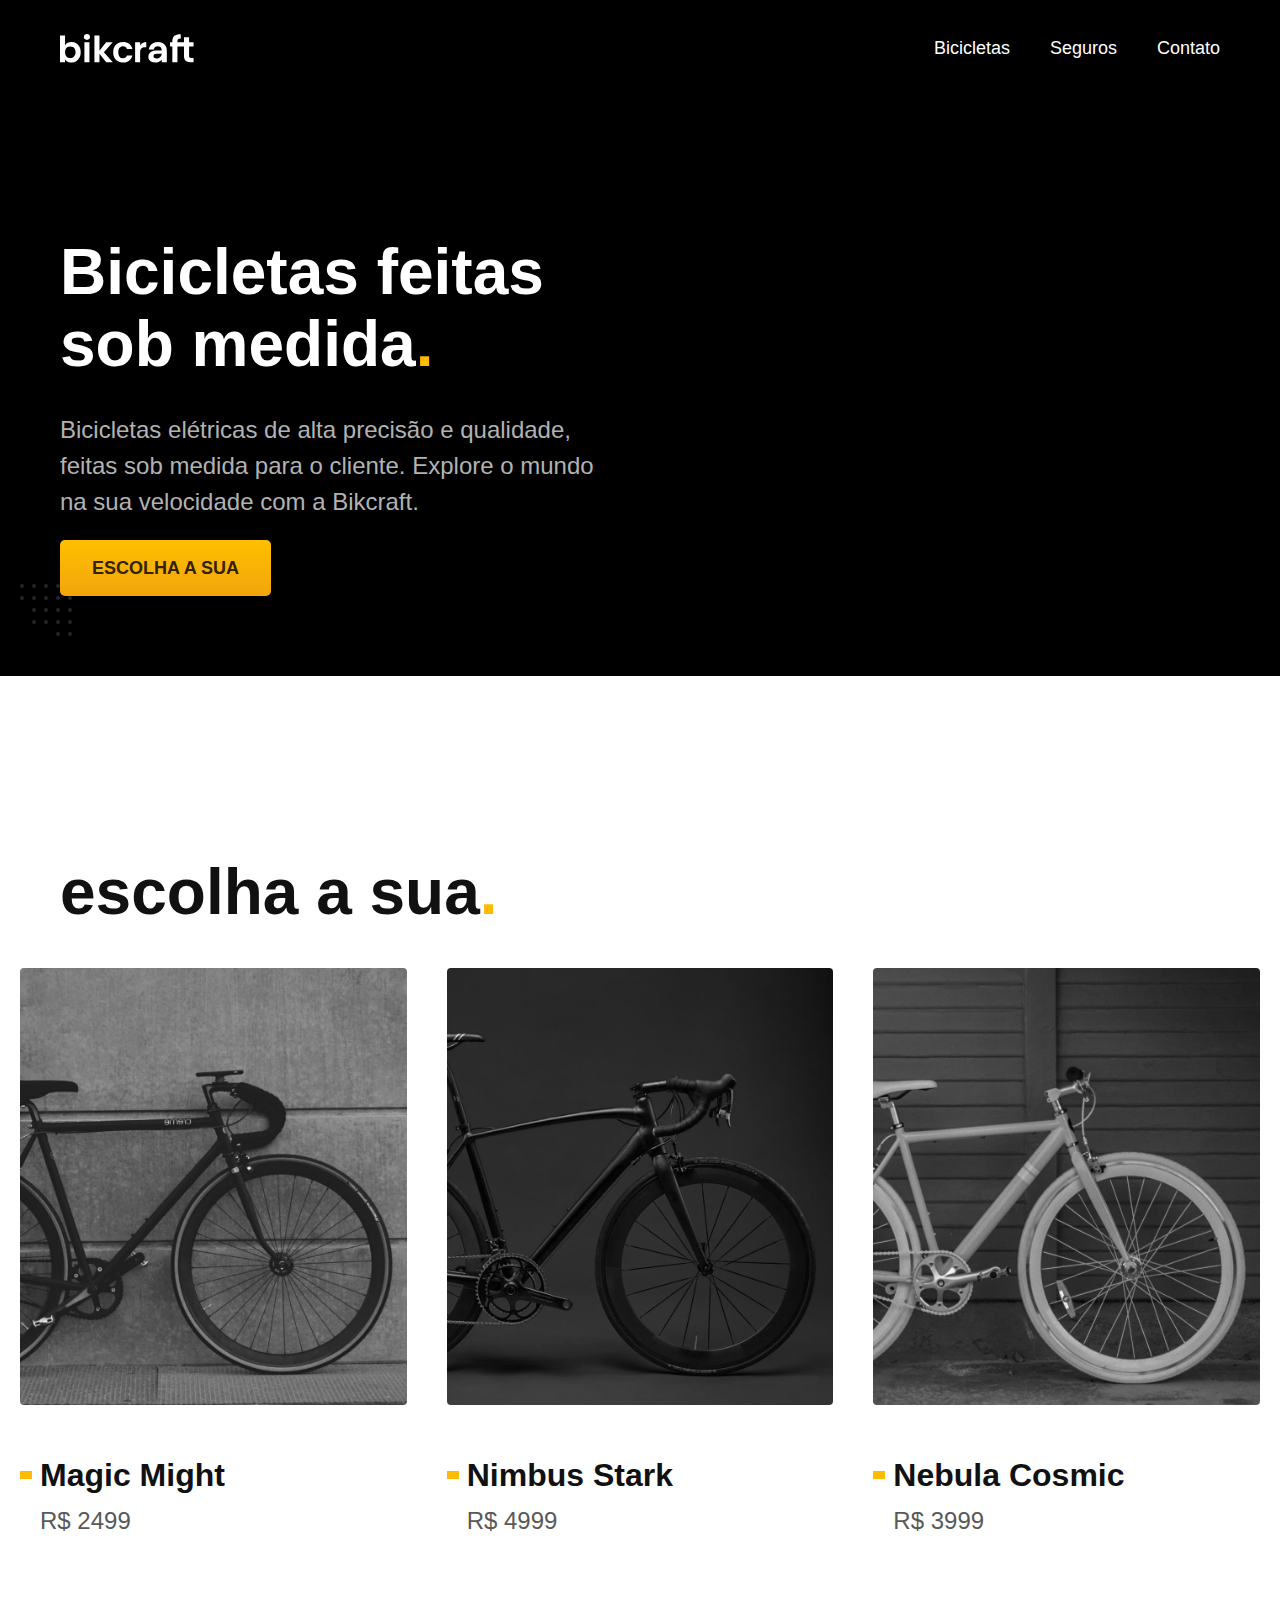
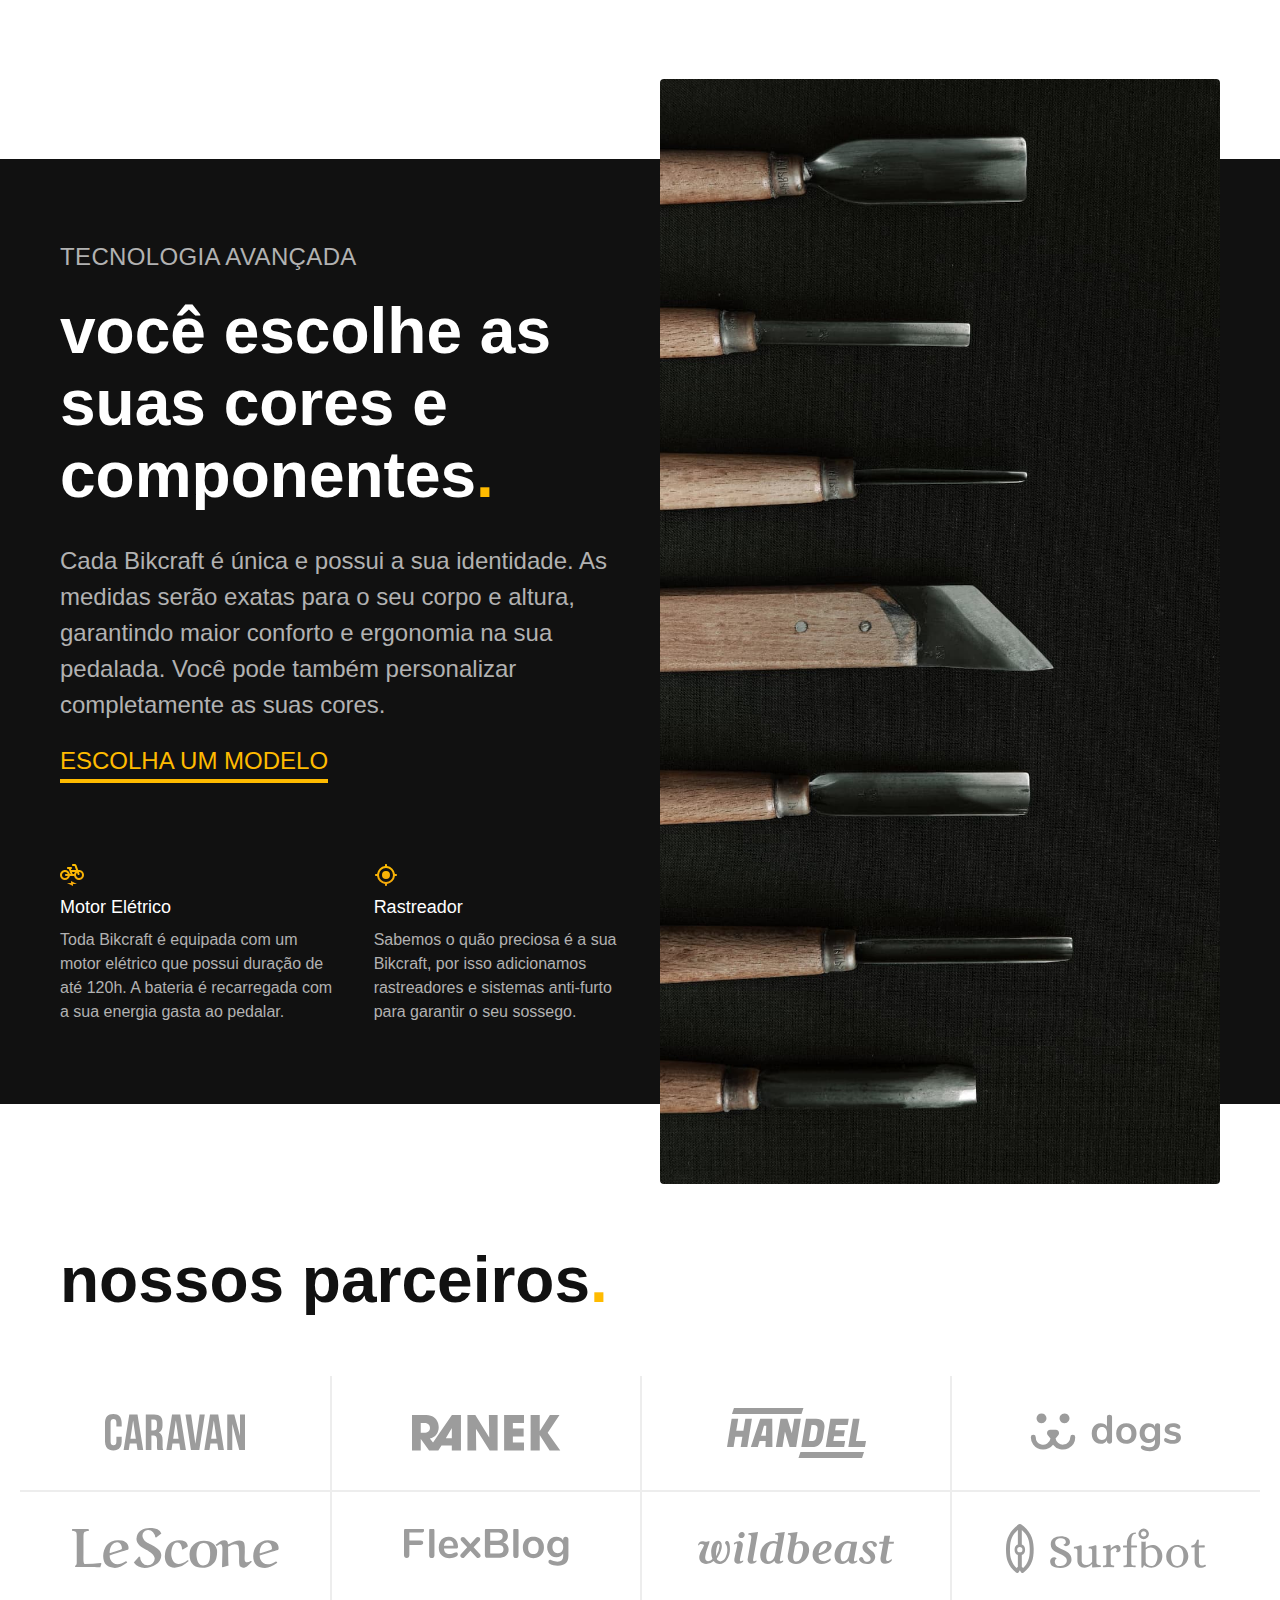
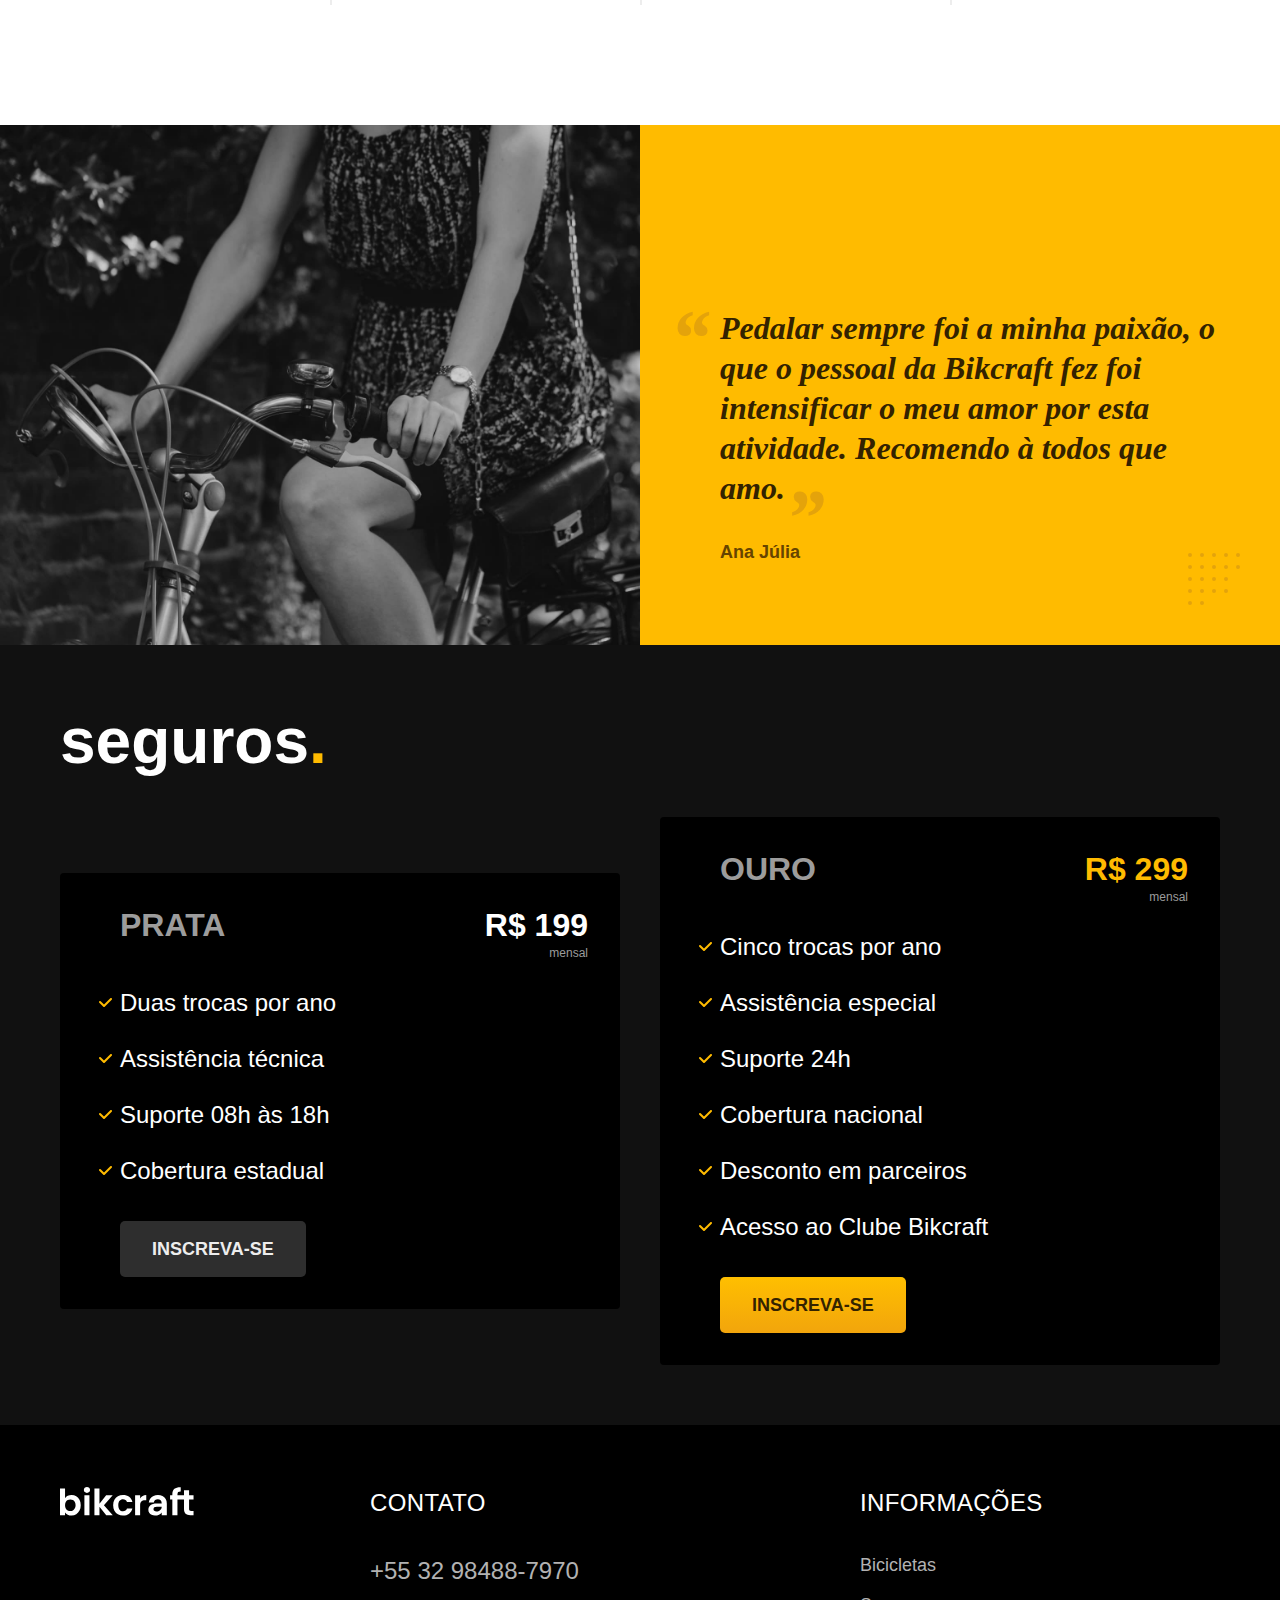
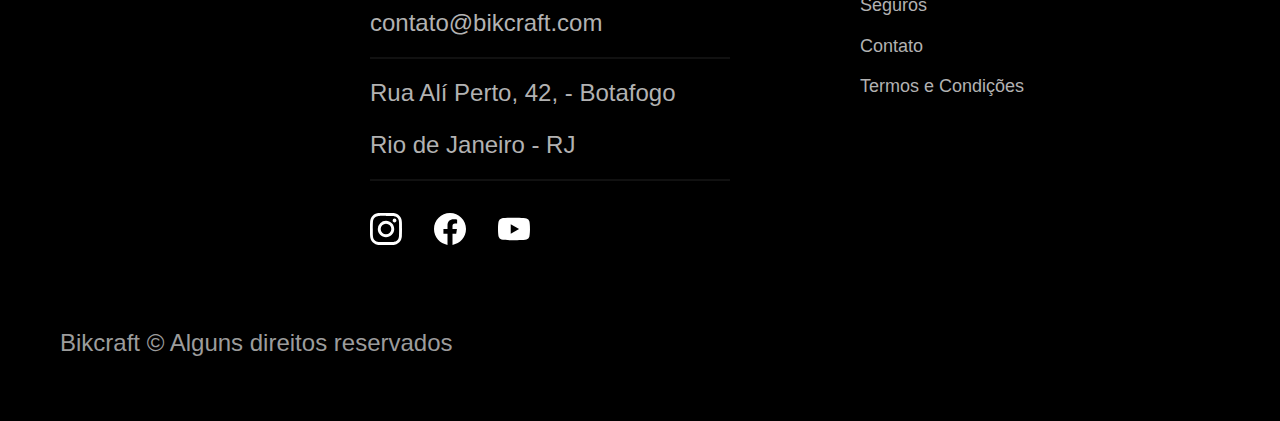
<file: index.html>
<!DOCTYPE html>

<html lang="bt-br">
  <head>
    <meta charset="UTF-8" />
    <meta name="viewport" content="width=device-width, initial-scale=1.0" />
    <title>Bikcraft - Bicicletas Elétricas</title>
    <meta
      name="description"
      content="Bicicletas elétricas de alta precisão e qualidade,  feitas sob medida para o cliente. Explore o mundo na sua velocidade com a Bikcraft."
    />

    <script>
      document.documentElement.classList.add("js");
    </script>
    <link rel="icon" href="./favicon.svg" type="image/sgv+xml" />

    <link rel="preload" href="./css/style.min.css" as="style" />
    <link rel="stylesheet" href="./css/style.min.css" />

    <link rel="preconnect" href="https://fonts.googleapis.com" />
    <link rel="preconnect" href="https://fonts.gstatic.com" crossorigin />
    <link
    href="https://fonts.googleapis.com/css2?family=Merriweather:ital,wght@1,900&family=Poppins:wght@400;600&family=Roboto:wght@400;500&display=swap"
    rel
  </head>
  <body>
    <header class="header-bg">
      <div class="header container">
        <a href="./"
          ><img src="./img/bikcraft.svg" width="136" height="32" alt="Bikcraft"
        /></a>
        <nav aria-label="primaria">
          <ul class="header-menu font-1-m cor-0">
            <li><a href="./bicicletas.html">Bicicletas</a></li>
            <li><a href="./seguros.html">Seguros</a></li>
            <li><a href="./contato.html">Contato</a></li>
          </ul>
        </nav>
      </div>
    </header>
    
    <main class="introducao-bg">
      <div class="introducao container">
        <div class="introducao-conteudo">
          <h1 class="font-1-xxl cor-0 fadeInDown" data-anime="200">
            Bicicletas feitas sob medida<span class="cor-p1">.</span>
          </h1>
          <p
            class="font-2-l cor-5 fadeInDown"
            data-anime="400"
            data-clipboard-text="Bicicletas elétricas de alta precisão e qualidade, feitas sob medida
          para o cliente. Explore o mundo na sua velocidade com a Bikcraft."
          >
            Bicicletas elétricas de alta precisão e qualidade, feitas sob medida
            para o cliente. Explore o mundo na sua velocidade com a Bikcraft.
          </p>
          <a class="botao fadeInDown" href="./bicicletas.html" data-anime="600"
            >Escolha a sua</a
          >
        </div>
        <picture data-anime="800" class="fadeInDown">
          <source
            media="(max-width: 800px)"
            srcset="./img/bicicletas/nimbus.jpg"
          />
          <img
            src="./img/fotos/introducao.jpg"
            width="1280"
            height="1600"
            alt="Bicicleta elétrica preta"
          />
        </picture>
      </div>
    </main>

    <article class="bicicletas-lista">
      <h2 class="font-1-xxl container">
        escolha a sua<span class="cor-p1">.</span>
      </h2>

      <ul>
        <li>
          <a href="./bicicletas/magic.html">
            <img src="./img/bicicletas/magic-home.jpg" alt="Bicicleta preta" />
            <h3 class="font-1-xl">Magic Might</h3>
            <span class="font-2-m cor-8">R$ 2499</span>
          </a>
        </li>

        <li>
          <a href="./bicicletas/nimbus.html">
            <img src="./img/bicicletas/nimbus-home.jpg" alt="Bicicleta preta" />
            <h3 class="font-1-xl">Nimbus Stark</h3>
            <span class="font-2-m cor-8">R$ 4999</span>
          </a>
        </li>

        <li>
          <a href="./bicicletas/nebula.html">
            <img src="./img/bicicletas/nebula-home.jpg" alt="Bicicleta preta" />
            <h3 class="font-1-xl">Nebula Cosmic</h3>
            <span class="font-2-m cor-8">R$ 3999</span>
          </a>
        </li>
      </ul>
    </article>

    <article class="tecnologia-bg">
      <div class="tecnologia container">
        <div class="tecnologia-conteudo">
          <span class="font-2-l-b cor-5">tecnologia avançada</span>
          <h2 class="font-1-xxl cor-0">
            você escolhe as suas cores e componentes<span class="cor-p1"
              >.</span
            >
          </h2>
          <p class="font-2-l cor-5">
            Cada Bikcraft é única e possui a sua identidade. As medidas serão
            exatas para o seu corpo e altura, garantindo maior conforto e
            ergonomia na sua pedalada. Você pode também personalizar
            completamente as suas cores.
          </p>
          <a class="link" href="./bicicletas.html">Escolha um modelo</a>
          <div class="tecnologia-vantagens">
            <div>
              <img src="./img/icones/eletrica.svg" alt="" />
              <h3 class="font-1-m cor-0">Motor Elétrico</h3>
              <p class="font-2-s cor-5">
                Toda Bikcraft é equipada com um motor elétrico que possui
                duração de até 120h. A bateria é recarregada com a sua energia
                gasta ao pedalar.
              </p>
            </div>

            <div>
              <img src="./img/icones/rastreador.svg" alt="" />
              <h3 class="font-1-m cor-0">Rastreador</h3>
              <p class="font-2-s cor-5">
                Sabemos o quão preciosa é a sua Bikcraft, por isso adicionamos
                rastreadores e sistemas anti-furto para garantir o seu sossego.
              </p>
            </div>
          </div>
        </div>

        <div class="tecnologia-imagem">
          <img src="./img/fotos/tecnologia.jpg" alt="" />
        </div>
      </div>
    </article>

    <section class="parceiros" aria-label="Nossos Parceiros">
      <h2 class="font-1-xxl container">
        nossos parceiros<span class="cor-p1">.</span>
      </h2>

      <ul>
        <li><img src="./img/parceiros/caravan.svg" alt="Caravan" /></li>
        <li><img src="./img/parceiros/ranek.svg" alt="ranek" /></li>
        <li><img src="./img/parceiros/handel.svg" alt="handel" /></li>
        <li><img src="./img/parceiros/dogs.svg" alt="dogs" /></li>
        <li><img src="./img/parceiros/lescone.svg" alt="lescone" /></li>
        <li><img src="./img/parceiros/flexblog.svg" alt="flexblog" /></li>
        <li><img src="./img/parceiros/wildbeast.svg" alt="wildbeast" /></li>
        <li><img src="./img/parceiros/surfbot.svg" alt="surfbot" /></li>
      </ul>
    </section>

    <section class="depoimento" aria-label="Depoimento">
      <div>
        <img
          src="./img/fotos/depoimento.jpg"
          alt="Pessoa pedalando com uma bicicleta Bikcraft."
        />
      </div>
      <div class="depoimento-conteudo">
        <blockquote class="font-1-xl cor-p5">
          <p>
            Pedalar sempre foi a minha paixão, o que o pessoal da Bikcraft fez
            foi intensificar o meu amor por esta atividade. Recomendo à todos
            que amo.
          </p>
        </blockquote>
        <span class="font-1-m-b cor-p4">Ana Júlia</span>
      </div>
    </section>

    <article class="seguros-bg">
      <div class="seguros container">
        <h2 class="font-1-xxl cor-0">seguros<span class="cor-p1">.</span></h2>

        <div class="seguros-item">
          <h3 class="font-1-xl cor-6">PRATA</h3>
          <span class="font-1-xl cor-0"
            >R$ 199 <span class="font-1-xs cor-6">mensal</span>
          </span>

          <ul class="font-2-m cor-0">
            <li>Duas trocas por ano</li>
            <li>Assistência técnica</li>
            <li>Suporte 08h às 18h</li>
            <li>Cobertura estadual</li>
          </ul>

          <a class="botao secundario" href="./orcamento.html">Inscreva-se</a>
        </div>

        <div class="seguros-item">
          <h3 class="font-1-xl cor-6">OURO</h3>
          <span class="font-1-xl cor-p1"
            >R$ 299 <span class="font-1-xs cor-6">mensal</span>
          </span>

          <ul class="font-2-m cor-0">
            <li>Cinco trocas por ano</li>
            <li>Assistência especial</li>
            <li>Suporte 24h</li>
            <li>Cobertura nacional</li>
            <li>Desconto em parceiros</li>
            <li>Acesso ao Clube Bikcraft</li>
          </ul>

          <a class="botao" href="./orcamento.html">Inscreva-se</a>
        </div>
      </div>
    </article>

    <footer class="footer-bg">
      <div class="footer container">
        <img src="./img/bikcraft.svg" alt="Bikcraft logomarca" />

        <div class="footer-contato">
          <h3 class="font-2-l-b cor-0">Contato</h3>
          <ul class="cor-5 font-2-m">
            <li><a href="tel:+5532984887970">+55 32 98488-7970</a></li>
            <li>
              <a href="mailto:contato@bikcraft.com">contato@bikcraft.com</a>
            </li>
            <li>Rua Alí Perto, 42, - Botafogo</li>
            <li>Rio de Janeiro - RJ</li>
          </ul>

          <div class="footer-redes">
            <a href="./">
              <img src="./img/redes/instagram.svg" alt="instagram" />
            </a>
            <a href="./">
              <img src="./img/redes/facebook.svg" alt="facebook" />
            </a>
            <a href="./">
              <img src="./img/redes/youtube.svg" alt="youtube" />
            </a>
          </div>
        </div>

        <div class="footer-informacoes">
          <h3 class="font-2-l-b cor-0">Informações</h3>
          <nav>
            <ul class="font-1-m cor-5">
              <li><a href="./bicicletas.html">Bicicletas</a></li>
              <li><a href="./seguros.html">Seguros</a></li>
              <li><a href="./contato.html">Contato</a></li>
              <li><a href="./termos.html">Termos e Condições</a></li>
            </ul>
          </nav>
        </div>

        <p class="footer-copy font-2-m cor-6">
          Bikcraft &copy; Alguns direitos reservados
        </p>
      </div>
    </footer>

    <script src="./js/plugins/simple-anime.js"></script>
    <script src="./js/script.js"></script>
  </body>
</html>
</file>
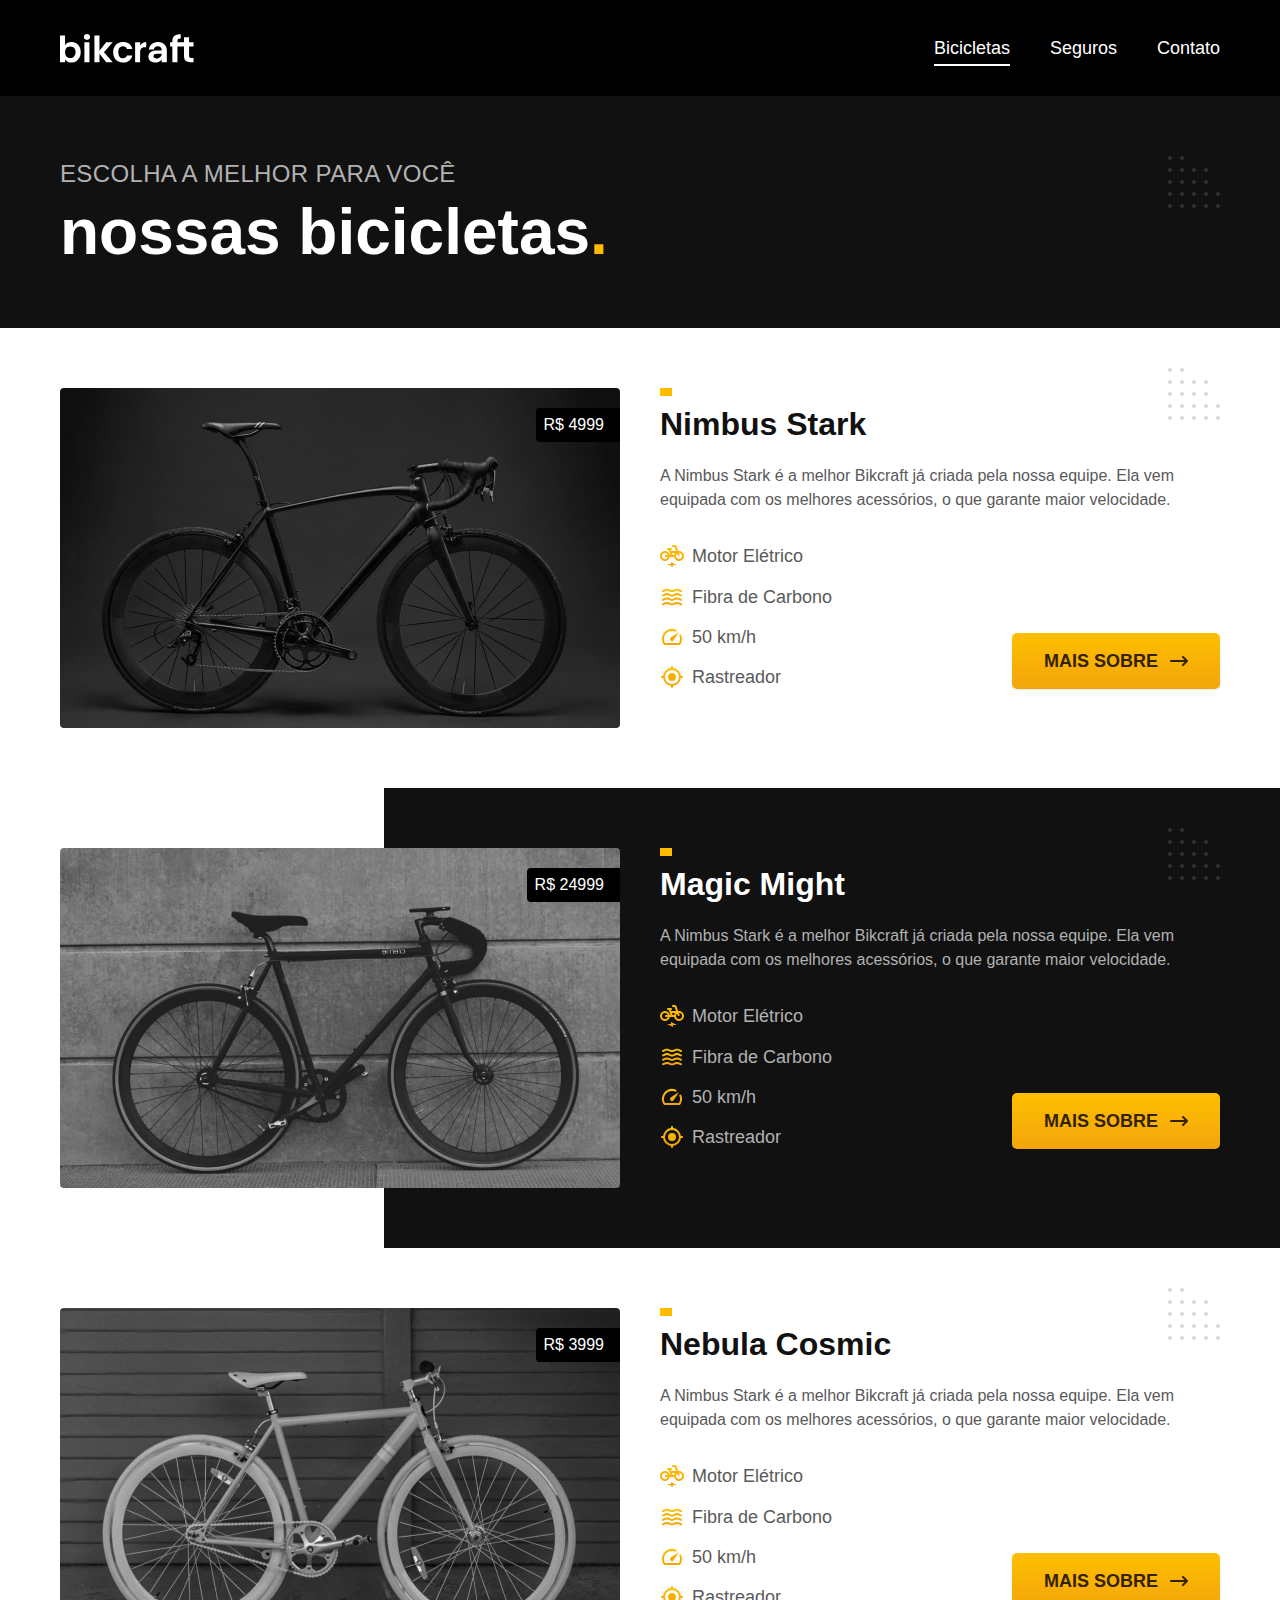
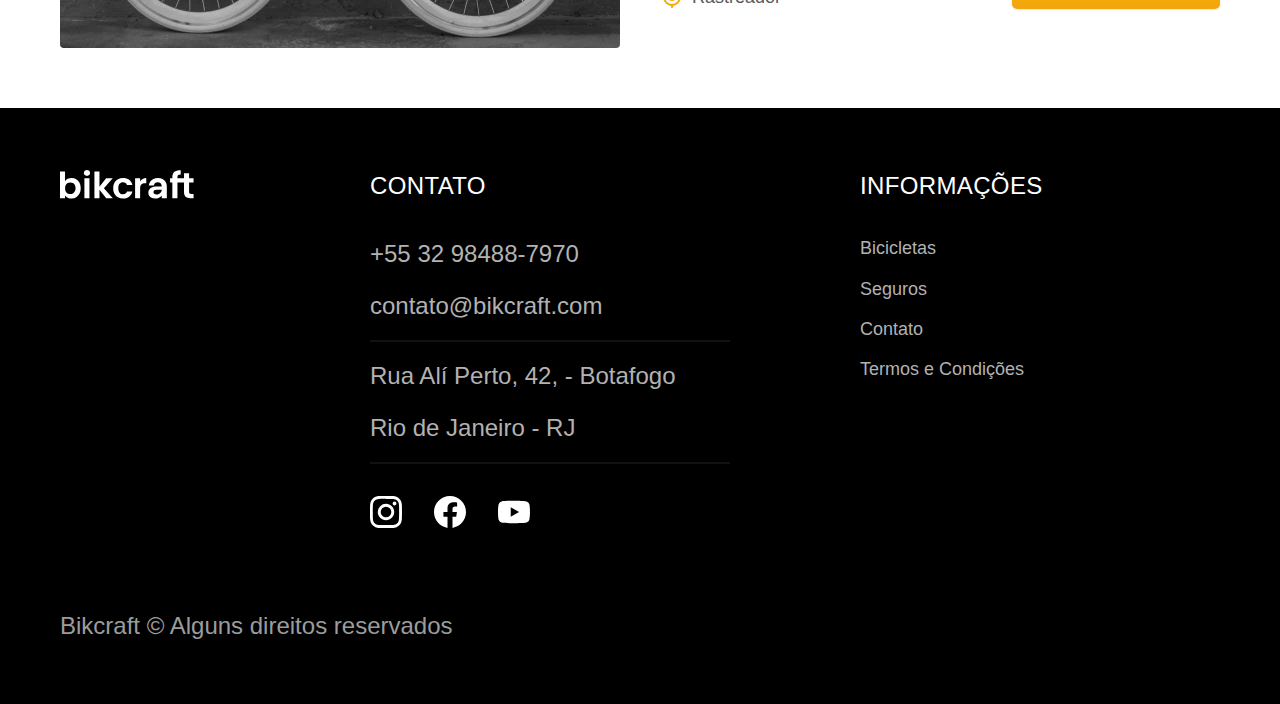
<file: bicicletas.html>
<!DOCTYPE html>

<html lang="bt-br">
  <head>
    <meta charset="UTF-8" />
    <meta name="viewport" content="width=device-width, initial-scale=1.0" />
    <title>Bicicletas | Bikcraft</title>
    <meta
      name="description"
      content="Termos e condições."
    />
    <link rel="icon" href="./favicon.svg" type="image/sgv+xml" />
        <link rel="preload" href="./css/style.min.css" as="style">
    <link rel="stylesheet" href="./css/style.min.css" />
      <script>
      document.documentElement.classList.add('js')
    </script>
  </head>
  <body id="bicicletas">
    <header class="header-bg">
      <div class="header container">
        <a href="./"><img src="./img/bikcraft.svg" alt="Bikcraft" /></a>
        <nav aria-label="primaria">
          <ul class="header-menu font-1-m cor-0">
            <li><a href="./bicicletas.html">Bicicletas</a></li>
            <li><a href="./seguros.html">Seguros</a></li>
            <li><a href="./contato.html">Contato</a></li>
          </ul>
        </nav>
      </div>
    </header>

    <main>
          <div class="titulo-bg">
              <div class="titulo container">
                  <p class="font-2-l-b cor-5">Escolha a melhor para você</p>
                  <h1 class="font-1-xxl cor-0">nossas bicicletas<span class="cor-p1">.</span></h1>
              </div>

            </div>

          
            <div class="bicicletas container">
              <div class="bicicletas-imagem">
                <img src="./img/bicicletas/nimbus.jpg" alt="Bicicleta preta">
                <span class="font-2-km cor-0">R$ 4999</span>
              </div>
              <div class="bicicletas-conteudo">
                <h2 class="font-1-xl">Nimbus Stark</h2>
                <p class="font-2-s cor-8">A Nimbus Stark é a melhor Bikcraft já criada pela nossa equipe. Ela vem equipada com os melhores acessórios, o que garante maior velocidade.</p>
                <ul class="font-1-m cor-8">
                  <li><img src="./img/icones/eletrica.svg" alt="">
                    Motor Elétrico
                  </li>
                  <li><img src="./img/icones/carbono.svg" alt="">
                    Fibra de Carbono
                  </li>
                  <li><img src="./img/icones/velocidade.svg" alt="">
                    50 km/h
                  </li>
                  <li><img src="./img/icones/rastreador.svg" alt="">
                    Rastreador
                  </li>
                </ul>
                <a class="botao seta" href="./bicicletas/nimbus.html">Mais Sobre</a>
              </div>
              </div>
            


        <div class="bicicletas-bg">
          <div class="bicicletas container">
            <div class="bicicletas-imagem">
              <img src="./img/bicicletas/magic.jpg" alt="Bicicleta preta">
              <span class="font-2-km cor-0">R$ 24999</span>
            </div>
            <div class="bicicletas-conteudo">
              <h2 class="font-1-xl cor-0">Magic Might</h2>
              <p class="font-2-s cor-5">A Nimbus Stark é a melhor Bikcraft já criada pela nossa equipe. Ela vem equipada com os melhores acessórios, o que garante maior velocidade.</p>
              <ul class="font-1-m cor-5">
                <li><img src="./img/icones/eletrica.svg" alt="">
                  Motor Elétrico
                </li>
                <li><img src="./img/icones/carbono.svg" alt="">
                  Fibra de Carbono
                </li>
                <li><img src="./img/icones/velocidade.svg" alt="">
                  50 km/h
                </li>
                <li><img src="./img/icones/rastreador.svg" alt="">
                  Rastreador
                </li>
              </ul>
              <a class="botao seta" href="./bicicletas/magic.html">Mais Sobre</a>
            </div>
          </div>
        </div>

        
          <div class="bicicletas container">
            <div class="bicicletas-imagem">
              <img src="./img/bicicletas/nebula.jpg" alt="Bicicleta preta">
              <span class="font-2-km cor-0">R$ 3999</span>
            </div>
            <div class="bicicletas-conteudo">
              <h2 class="font-1-xl">Nebula Cosmic</h2>
              <p class="font-2-s cor-8">A Nimbus Stark é a melhor Bikcraft já criada pela nossa equipe. Ela vem equipada com os melhores acessórios, o que garante maior velocidade.</p>
              <ul class="font-1-m cor-8">
                <li><img src="./img/icones/eletrica.svg" alt="">
                  Motor Elétrico
                </li>
                <li><img src="./img/icones/carbono.svg" alt="">
                  Fibra de Carbono
                </li>
                <li><img src="./img/icones/velocidade.svg" alt="">
                  50 km/h
                </li>
                <li><img src="./img/icones/rastreador.svg" alt="">
                  Rastreador
                </li>
              </ul>
              <a class="botao seta" href="./bicicletas/nebula.html">Mais Sobre</a>
            </div>
          
           
        
    </main>


    <footer class="footer-bg">
        <div class="footer container">
          <img src="./img/bikcraft.svg" alt="Bikcraft logomarca">
  
          <div class="footer-contato">
              <h3 class="font-2-l-b cor-0">Contato</h3>
              <ul class="cor-5 font-2-m">
                <li><a href="tel:+5532984887970">+55 32 98488-7970</a></li>
                <li><a href="mailto:contato@bikcraft.com">contato@bikcraft.com</a></li>
                <li>Rua Alí Perto, 42, - Botafogo</li>
                <li>Rio de Janeiro - RJ</li>
              </ul>
  
              <div class="footer-redes">
                <a href="./">
                  <img src="./img/redes/instagram.svg" alt="instagram">
                </a>
                <a href="./">
                  <img src="./img/redes/facebook.svg" alt="facebook">
                </a>
                <a href="./">
                  <img src="./img/redes/youtube.svg" alt="youtube">
                </a>
  
              </div>
          </div>
  
          <div class="footer-informacoes">
            <h3 class="font-2-l-b cor-0">Informações</h3>
            <nav>
              <ul class="font-1-m cor-5">
                <li><a href="./bicicletas.html">Bicicletas</a></li>
                <li><a href="./seguros.html">Seguros</a></li>
                <li><a href="./contato.html">Contato</a></li>
                <li><a href="./termos.html">Termos e Condições</a></li>
              </ul>
            </nav>
          </div>
  
          <p class="footer-copy font-2-m cor-6">Bikcraft &copy; Alguns direitos reservados</p>
        </div>
  
      </footer>
  
        <script src="./js/script.js"></script>
  </body>
  </html>
</file>
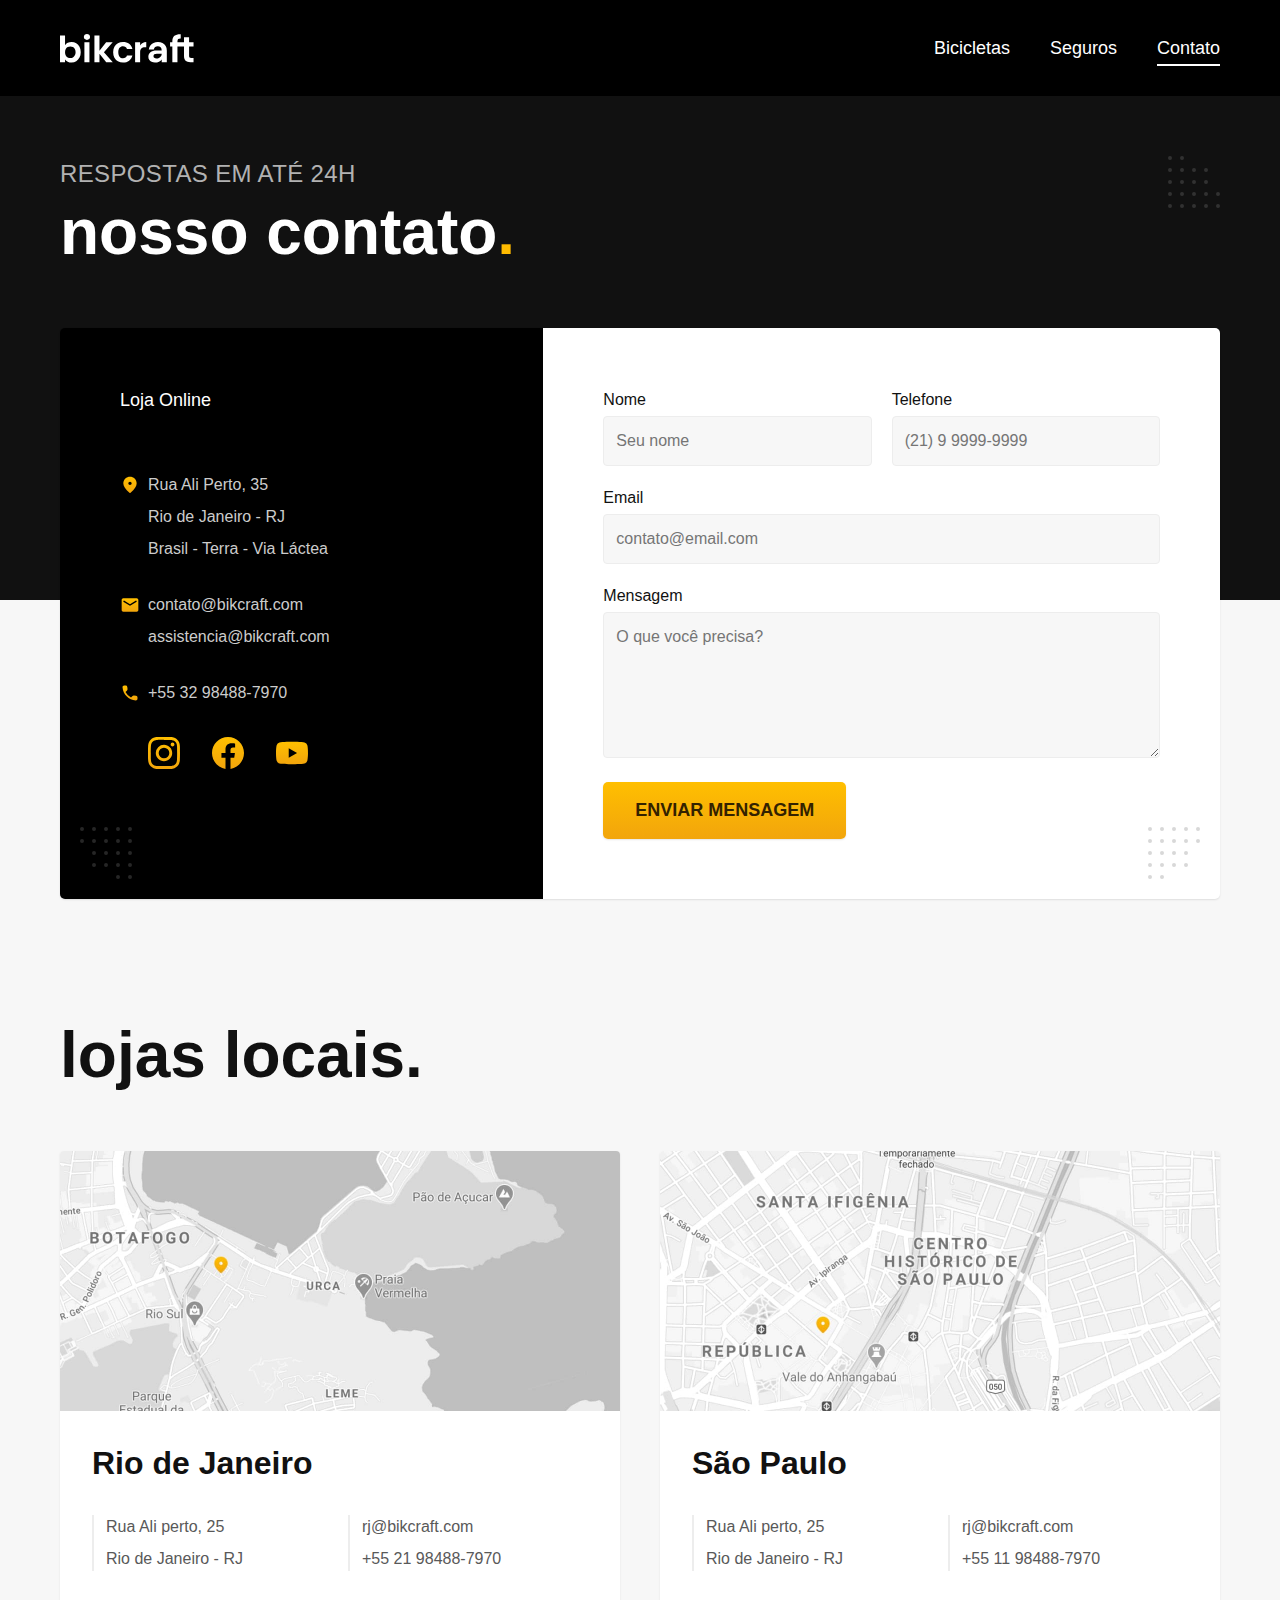
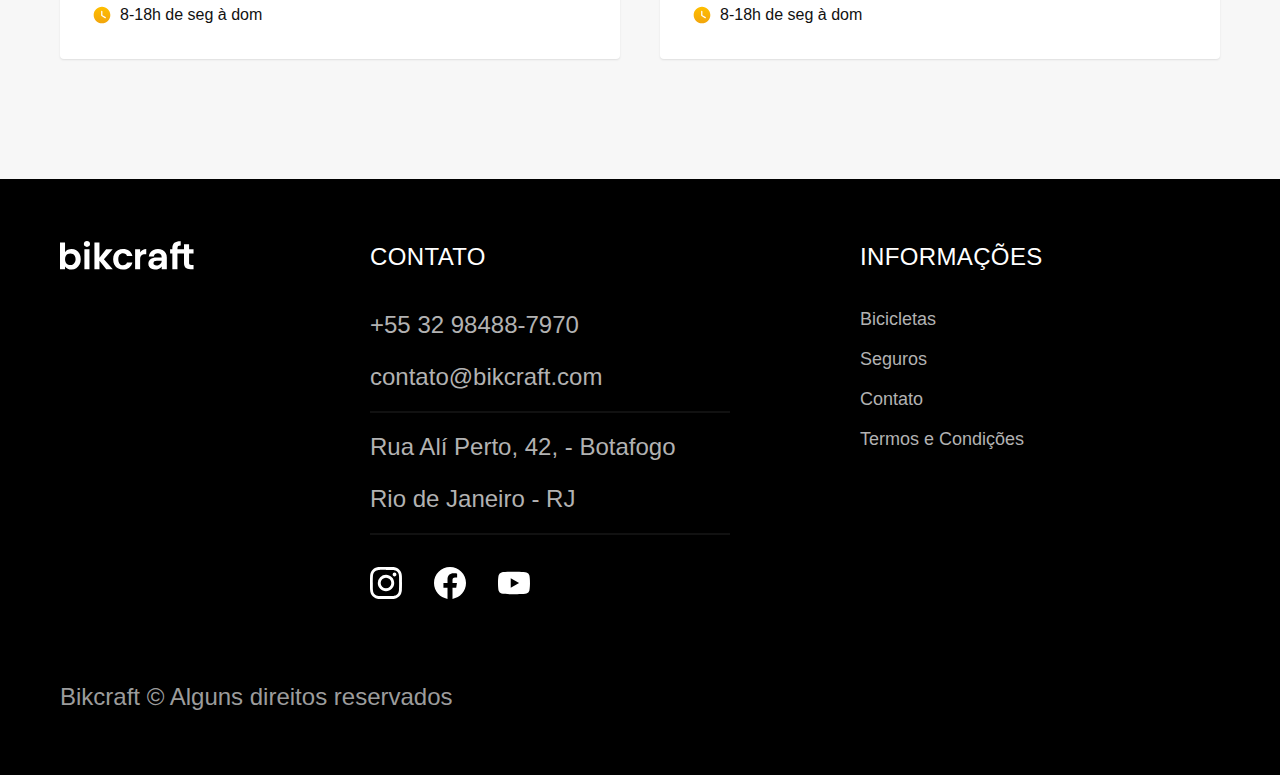
<file: contato.html>
<!DOCTYPE html>

<html lang="bt-br">
  <head>
    <meta charset="UTF-8" />
    <meta name="viewport" content="width=device-width, initial-scale=1.0" />
    <title>Contato Bikcraft | Bikcraft</title>
    <meta name="description" content="Termos e condições." />
    <link rel="icon" href="./favicon.svg" type="image/sgv+xml" />
    <link rel="preload" href="./css/style.min.css" as="style" />
    <link rel="stylesheet" href="./css/style.min.css" />
    <script>
      document.documentElement.classList.add("js");
    </script>
    <link rel="icon" href="./favicon.svg" type="image/sgv+xml" />
    <link rel="preload" href="./css/style.min.css" as="style" />
    <link rel="stylesheet" href="./css/style.min.css" />
    <link rel="preconnect" href="https://fonts.googleapis.com" />
    <link rel="preconnect" href="https://fonts.gstatic.com" crossorigin />
    <link
    href="https://fonts.googleapis.com/css2?family=Merriweather:ital,wght@1,900&family=Poppins:wght@400;600&family=Roboto:wght@400;500&display=swap"
    rel
  </head>
  <body id="contato">
    <header class="header-bg">
      <div class="header container">
        <a href="./"><img src="./img/bikcraft.svg" alt="Bikcraft" /></a>
        <nav aria-label="primaria">
          <ul class="header-menu font-1-m cor-0">
            <li><a href="./bicicletas.html">Bicicletas</a></li>
            <li><a href="./seguros.html">Seguros</a></li>
            <li><a href="./contato.html">Contato</a></li>
          </ul>
        </nav>
      </div>
    </header>

    <main>
      <div class="titulo-bg">
        <div class="titulo container">
          <p class="font-2-l-b cor-5">Respostas em até 24h</p>
          <h1 class="font-1-xxl cor-0">
            nosso contato<span class="cor-p1">.</span>
          </h1>
        </div>
      </div>

      <div class="contato container">
        <section class="contato-dados" aria-label="Endereço">
          <h2 class="font-1-m cor-0">Loja Online</h2>
          <div class="contato-endereco font-2-s cor-4">
            <p>Rua Ali Perto, 35</p>
            <p>Rio de Janeiro - RJ</p>
            <p>Brasil - Terra - Via Láctea</p>
          </div>
          <address class="contato-meios font-2-s cor-4">
            <a href="mailto:contato@bikcraft.com">contato@bikcraft.com</a>
            <a href="mailto:assistencia@bikcraft.com"
              >assistencia@bikcraft.com</a
            >
            <a href="tel:+5532984887970">+55 32 98488-7970</a>
          </address>

          <div class="contato-redes">
            <a href="./">
              <img src="./img/redes/instagram-p.svg" alt="instagram" />
            </a>
            <a href="./">
              <img src="./img/redes/facebook-p.svg" alt="facebook" />
            </a>
            <a href="./">
              <img src="./img/redes/youtube-p.svg" alt="youtube" />
            </a>
          </div>
        </section>
        <section class="contato-formulario" aria-label="Formulário">
          <form class="form" action="./contato.html">
            <div>
              <label for="nome">Nome</label>
              <input type="text" id="nome" name="nome" placeholder="Seu nome" />
            </div>

            <div>
              <label for="telefone">Telefone</label>
              <input
                type="text"
                id="telefone"
                name="telefone"
                placeholder="(21) 9 9999-9999"
              />
            </div>

            <div class="col-2">
              <label for="email">Email</label>
              <input
                type="email"
                id="email"
                name="email"
                placeholder="contato@email.com"
              />
            </div>

            <div class="col-2">
              <label for="mensagem">Mensagem</label>
              <textarea
                name="mensagem"
                id="mensagem"
                cols="30"
                rows="5"
                placeholder="O que você precisa?"
              ></textarea>
            </div>

            <button class="botao col-2">Enviar Mensagem</button>
          </form>
        </section>
      </div>
    </main>

    <article class="lojas container">
      <h2 class="font-1-xxl">lojas locais<span>.</span></h2>
      <div class="lojas-item">
        <img
          src="./img/lojas/rj.jpg"
          alt="mapa marcando o endereço em Rua ali perto, 25, Rio de janeiro, RJ"
        />

        <div class="lojas-conteudo">
          <h3 class="font-1-xl">Rio de Janeiro</h3>
          <div class="lojas-dados font-2-s cor-8">
            <p>Rua Ali perto, 25</p>
            <p>Rio de Janeiro - RJ</p>
          </div>

          <div class="lojas-dados font-2-s cor-8">
            <a href="mailto:rj@bikcraft.com">rj@bikcraft.com</a>
            <a href="tel:+5532984887970">+55 21 98488-7970</a>
          </div>
          <p class="lojas-tempo font-1-s">
            <img src="./img/icones/horario.svg" alt="" />8-18h de seg à dom
          </p>
        </div>
      </div>

      <div class="lojas-item">
        <img
          src="./img/lojas/sp.jpg"
          alt="mapa marcando o endereço em Rua ali perto, 25, São Paulo, SP"
        />
        <div class="lojas-conteudo">
          <h3 class="font-1-xl">São Paulo</h3>
          <div class="lojas-dados font-2-s cor-8">
            <p>Rua Ali perto, 25</p>
            <p>Rio de Janeiro - RJ</p>
          </div>

          <div class="lojas-dados font-2-s cor-8">
            <a href="mailto:sp@bikcraft.com">rj@bikcraft.com</a>
            <a href="tel:+5532984887970">+55 11 98488-7970</a>
          </div>
          <p class="lojas-tempo font-1-s">
            <img src="./img/icones/horario.svg" alt="" />8-18h de seg à dom
          </p>
        </div>
      </div>
    </article>

    <footer class="footer-bg">
      <div class="footer container">
        <img src="./img/bikcraft.svg" alt="Bikcraft logomarca" />

        <div class="footer-contato">
          <h3 class="font-2-l-b cor-0">Contato</h3>
          <ul class="cor-5 font-2-m">
            <li><a href="tel:+5532984887970">+55 32 98488-7970</a></li>
            <li>
              <a href="mailto:contato@bikcraft.com">contato@bikcraft.com</a>
            </li>
            <li>Rua Alí Perto, 42, - Botafogo</li>
            <li>Rio de Janeiro - RJ</li>
          </ul>

          <div class="footer-redes">
            <a href="./">
              <img src="./img/redes/instagram.svg" alt="instagram" />
            </a>
            <a href="./">
              <img src="./img/redes/facebook.svg" alt="facebook" />
            </a>
            <a href="./">
              <img src="./img/redes/youtube.svg" alt="youtube" />
            </a>
          </div>
        </div>

        <div class="footer-informacoes">
          <h3 class="font-2-l-b cor-0">Informações</h3>
          <nav>
            <ul class="font-1-m cor-5">
              <li><a href="./bicicletas.html">Bicicletas</a></li>
              <li><a href="./seguros.html">Seguros</a></li>
              <li><a href="./contato.html">Contato</a></li>
              <li><a href="./termos.html">Termos e Condições</a></li>
            </ul>
          </nav>
        </div>

        <p class="footer-copy font-2-m cor-6">
          Bikcraft &copy; Alguns direitos reservados
        </p>
      </div>
    </footer>
    <script src="./js/script.js"></script>
  </body>
</html>
</file>
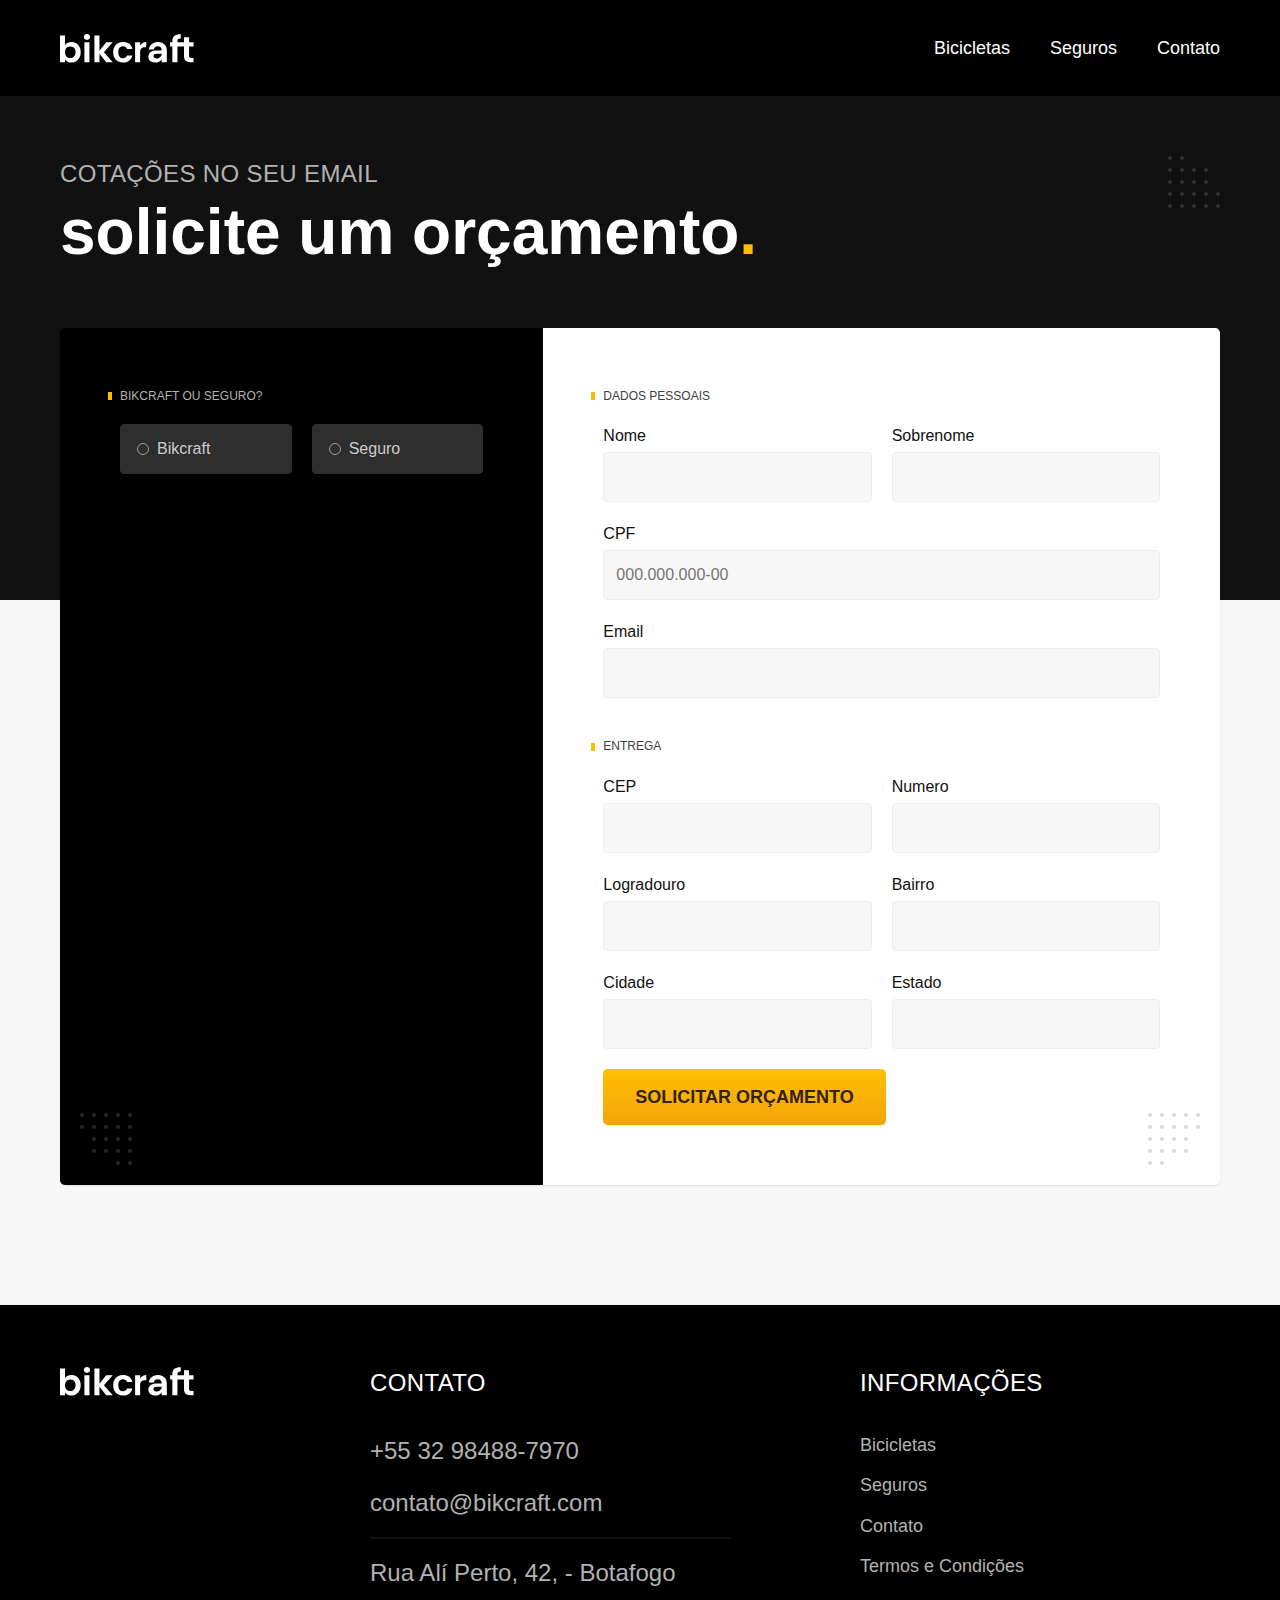
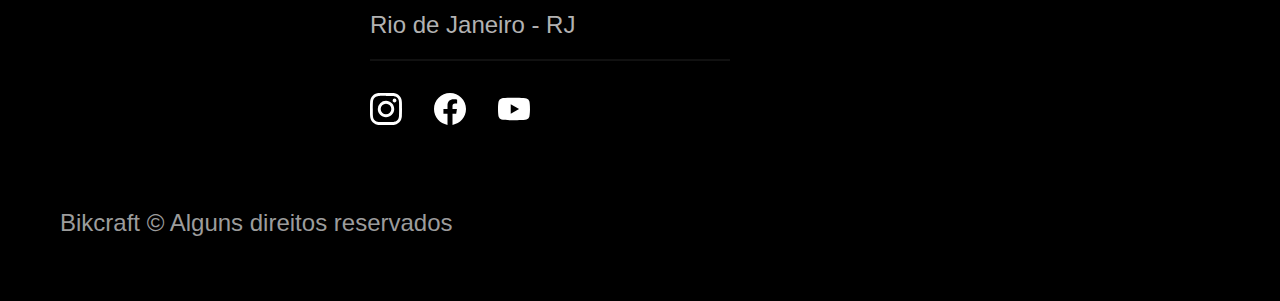
<file: orcamento.html>
<!DOCTYPE html>

<html lang="bt-br">
  <head>
    <meta charset="UTF-8" />
    <meta name="viewport" content="width=device-width, initial-scale=1.0" />
    <title>Orçamento | Bikcraft</title>
    <meta name="description" content="Termos e condições." />
    <link rel="icon" href="./favicon.svg" type="image/sgv+xml" />
    <link rel="preload" href="./css/style.min.css" as="style" />
    <link rel="stylesheet" href="./css/style.min.css" />
    <script>
      document.documentElement.classList.add("js");
    </script>
    <link rel="icon" href="./favicon.svg" type="image/sgv+xml" />
    <link rel="preload" href="./css/style.min.css" as="style" />
    <link rel="stylesheet" href="./css/style.min.css" />
    <link rel="preconnect" href="https://fonts.googleapis.com" />
    <link rel="preconnect" href="https://fonts.gstatic.com" crossorigin />
    <link
    href="https://fonts.googleapis.com/css2?family=Merriweather:ital,wght@1,900&family=Poppins:wght@400;600&family=Roboto:wght@400;500&display=swap"
    rel
  </head>
  <body id="orcamento">
    <header class="header-bg">
      <div class="header container">
        <a href="./"><img src="./img/bikcraft.svg" alt="Bikcraft" /></a>
        <nav aria-label="primaria">
          <ul class="header-menu font-1-m cor-0">
            <li><a href="./bicicletas.html">Bicicletas</a></li>
            <li><a href="./seguros.html">Seguros</a></li>
            <li><a href="./contato.html">Contato</a></li>
          </ul>
        </nav>
      </div>
    </header>

    <main>
      <div class="titulo-bg">
        <div class="titulo container">
          <p class="font-2-l-b cor-5">Cotações no seu email</p>
          <h1 class="font-1-xxl cor-0">
            solicite um orçamento<span class="cor-p1">.</span>
          </h1>
        </div>
      </div>

      <form class="orcamento container" action="./">
        <div class="orcamento-produto">
          <h2 class="font-1-xs cor-5">Bikcraft ou Seguro?</h2>

          <input type="radio" name="tipo" value="bikcraft" id="bikcraft" />
          <label for="bikcraft">Bikcraft</label>

          <input type="radio" name="tipo" value="seguro" id="seguro" />
          <label for="seguro">Seguro</label>

          <div class="orcamento-conteudo" id="orcamento-bikcraft">
            <h2 class="font-1-xs cor-5">Escolha a sua</h2>

            <input type="radio" name="produto" value="nimbus" id="nimbus" />
            <label for="nimbus">Nimbus Stark <span>R$ 4999</span></label>

            <div class="orcamento-detalhes">
              <ul class="font-1-xs cor-8">
                <li>
                  <img src="./img/icones/eletrica.svg" alt="" />Motor Elétrico
                </li>
                <li>
                  <img src="./img/icones/carbono.svg" alt="" />Fibra de Carbono
                </li>
                <li><img src="./img/icones/velocidade.svg" alt="" />50 km/h</li>
                <li>
                  <img src="./img/icones/rastreador.svg" alt="" />Rastreador
                </li>
              </ul>
              <img src="./img/bicicletas/nimbus.jpg" alt="Bicicleta preta" />
            </div>

            <input type="radio" name="produto" value="magic" id="magic" />
            <label for="magic">Magic Might <span>R$ 24999</span></label>

            <div class="orcamento-detalhes">
              <ul class="font-1-xs cor-8">
                <li>
                  <img src="./img/icones/eletrica.svg" alt="" />Motor Elétrico
                </li>
                <li>
                  <img src="./img/icones/carbono.svg" alt="" />Fibra de Carbono
                </li>
                <li><img src="./img/icones/velocidade.svg" alt="" />45 km/h</li>
                <li>
                  <img src="./img/icones/rastreador.svg" alt="" />Rastreador
                </li>
              </ul>
              <img src="./img/bicicletas/magic.jpg" alt="Bicicleta preta" />
            </div>

            <input type="radio" name="produto" value="nebula" id="nebula" />
            <label for="nebula">Nebula Cosmic <span>R$ 3999</span></label>

            <div class="orcamento-detalhes">
              <ul class="font-1-xs cor-8">
                <li>
                  <img src="./img/icones/eletrica.svg" alt="" />Motor Elétrico
                </li>
                <li>
                  <img src="./img/icones/carbono.svg" alt="" />Fibra de Carbono
                </li>
                <li><img src="./img/icones/velocidade.svg" alt="" />40 km/h</li>
                <li>
                  <img src="./img/icones/rastreador.svg" alt="" />Rastreador
                </li>
              </ul>
              <img src="./img/bicicletas/nebula.jpg" alt="Bicicleta branca" />
            </div>
          </div>

          <div class="orcamento-conteudo" id="orcamento-seguro">
            <h2 class="font-1-xs cor-5">Escolha o plano</h2>

            <input type="radio" name="produto" value="prata" id="prata" />
            <label for="prata">Prata <span>R$ 199</span></label>

            <input type="radio" name="produto" value="ouro" id="ouro" />
            <label for="ouro">Ouro <span>R$ 299</span></label>
          </div>
        </div>

        <div class="orcamento-dados form">
          <h2 class="font-1-xs cor-9 col-2">dados pessoais</h2>
          <div>
            <label for="nome">Nome</label>
            <input type="text" id="nome" name="nome" />
          </div>

          <div>
            <label for="sobrenome">Sobrenome</label>
            <input type="text" id="sobrenome" name="sobrenome" />
          </div>

          <div class="col-2">
            <label for="cpf">CPF</label>
            <input
              type="text"
              id="cpf"
              name="cpf"
              placeholder="000.000.000-00"
            />
          </div>

          <div class="col-2">
            <label for="email">Email</label>
            <input type="email" id="email" name="email" />
          </div>

          <h2 class="font-1-xs cor-9 col-2">entrega</h2>

          <div>
            <label for="cep">CEP</label>
            <input type="text" id="cep" name="cep" />
          </div>

          <div>
            <label for="numero">Numero</label>
            <input type="text" id="numero" name="numero" />
          </div>

          <div>
            <label for="logradouro">Logradouro</label>
            <input type="text" id="logradouro" name="logradouro" />
          </div>

          <div>
            <label for="bairro">Bairro</label>
            <input type="text" id="bairro" name="bairro" />
          </div>

          <div>
            <label for="cidade">Cidade</label>
            <input type="text" id="cidade" name="cidade" />
          </div>

          <div>
            <label for="estado">Estado</label>
            <input type="text" id="estado" name="estado" />
          </div>

          <button class="botao col-2">Solicitar Orçamento</button>
        </div>
      </form>
    </main>

    <footer class="footer-bg">
      <div class="footer container">
        <img src="./img/bikcraft.svg" alt="Bikcraft logomarca" />

        <div class="footer-contato">
          <h3 class="font-2-l-b cor-0">Contato</h3>
          <ul class="cor-5 font-2-m">
            <li><a href="tel:+5532984887970">+55 32 98488-7970</a></li>
            <li>
              <a href="mailto:contato@bikcraft.com">contato@bikcraft.com</a>
            </li>
            <li>Rua Alí Perto, 42, - Botafogo</li>
            <li>Rio de Janeiro - RJ</li>
          </ul>

          <div class="footer-redes">
            <a href="./">
              <img src="./img/redes/instagram.svg" alt="instagram" />
            </a>
            <a href="./">
              <img src="./img/redes/facebook.svg" alt="facebook" />
            </a>
            <a href="./">
              <img src="./img/redes/youtube.svg" alt="youtube" />
            </a>
          </div>
        </div>

        <div class="footer-informacoes">
          <h3 class="font-2-l-b cor-0">Informações</h3>
          <nav>
            <ul class="font-1-m cor-5">
              <li><a href="./bicicletas.html">Bicicletas</a></li>
              <li><a href="./seguros.html">Seguros</a></li>
              <li><a href="./contato.html">Contato</a></li>
              <li><a href="./termos.html">Termos e Condições</a></li>
            </ul>
          </nav>
        </div>

        <p class="footer-copy font-2-m cor-6">
          Bikcraft &copy; Alguns direitos reservados
        </p>
      </div>
    </footer>
    <script src="./js/script.js"></script>
  </body>
</html>
</file>
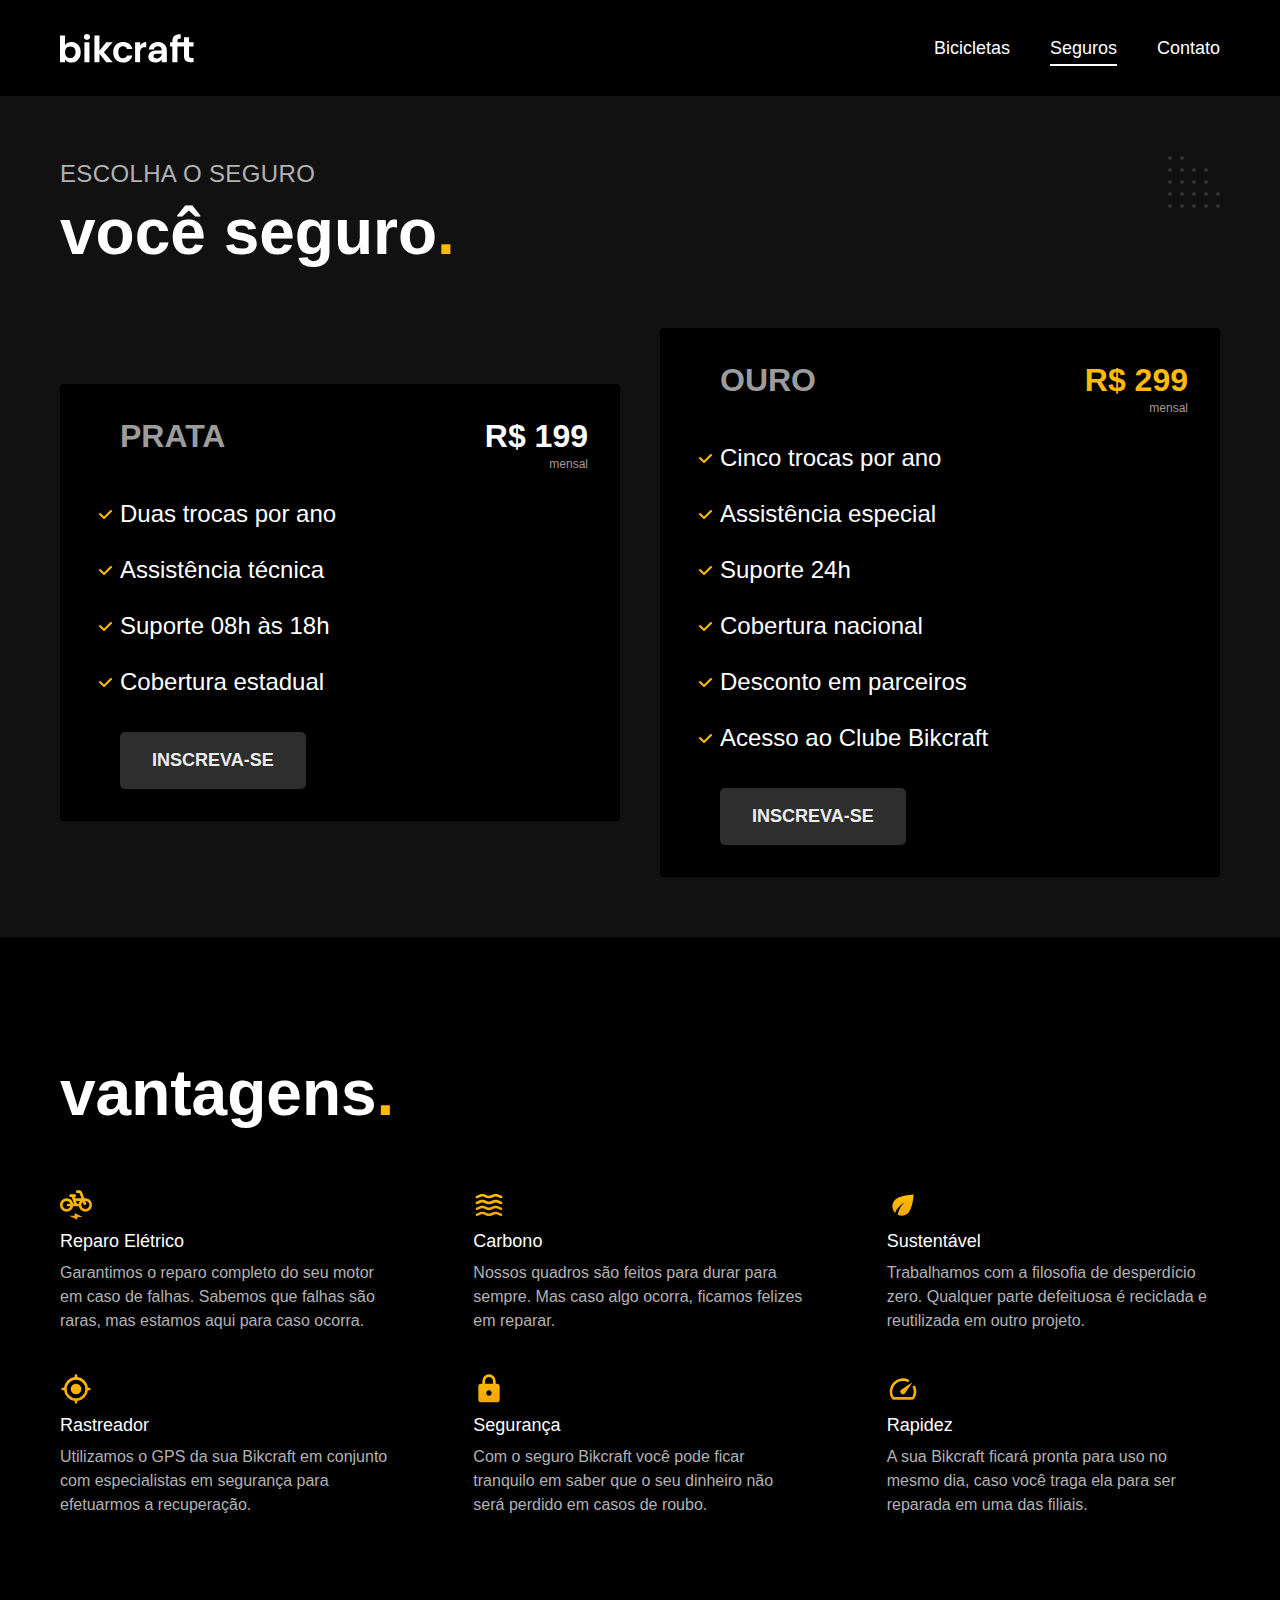
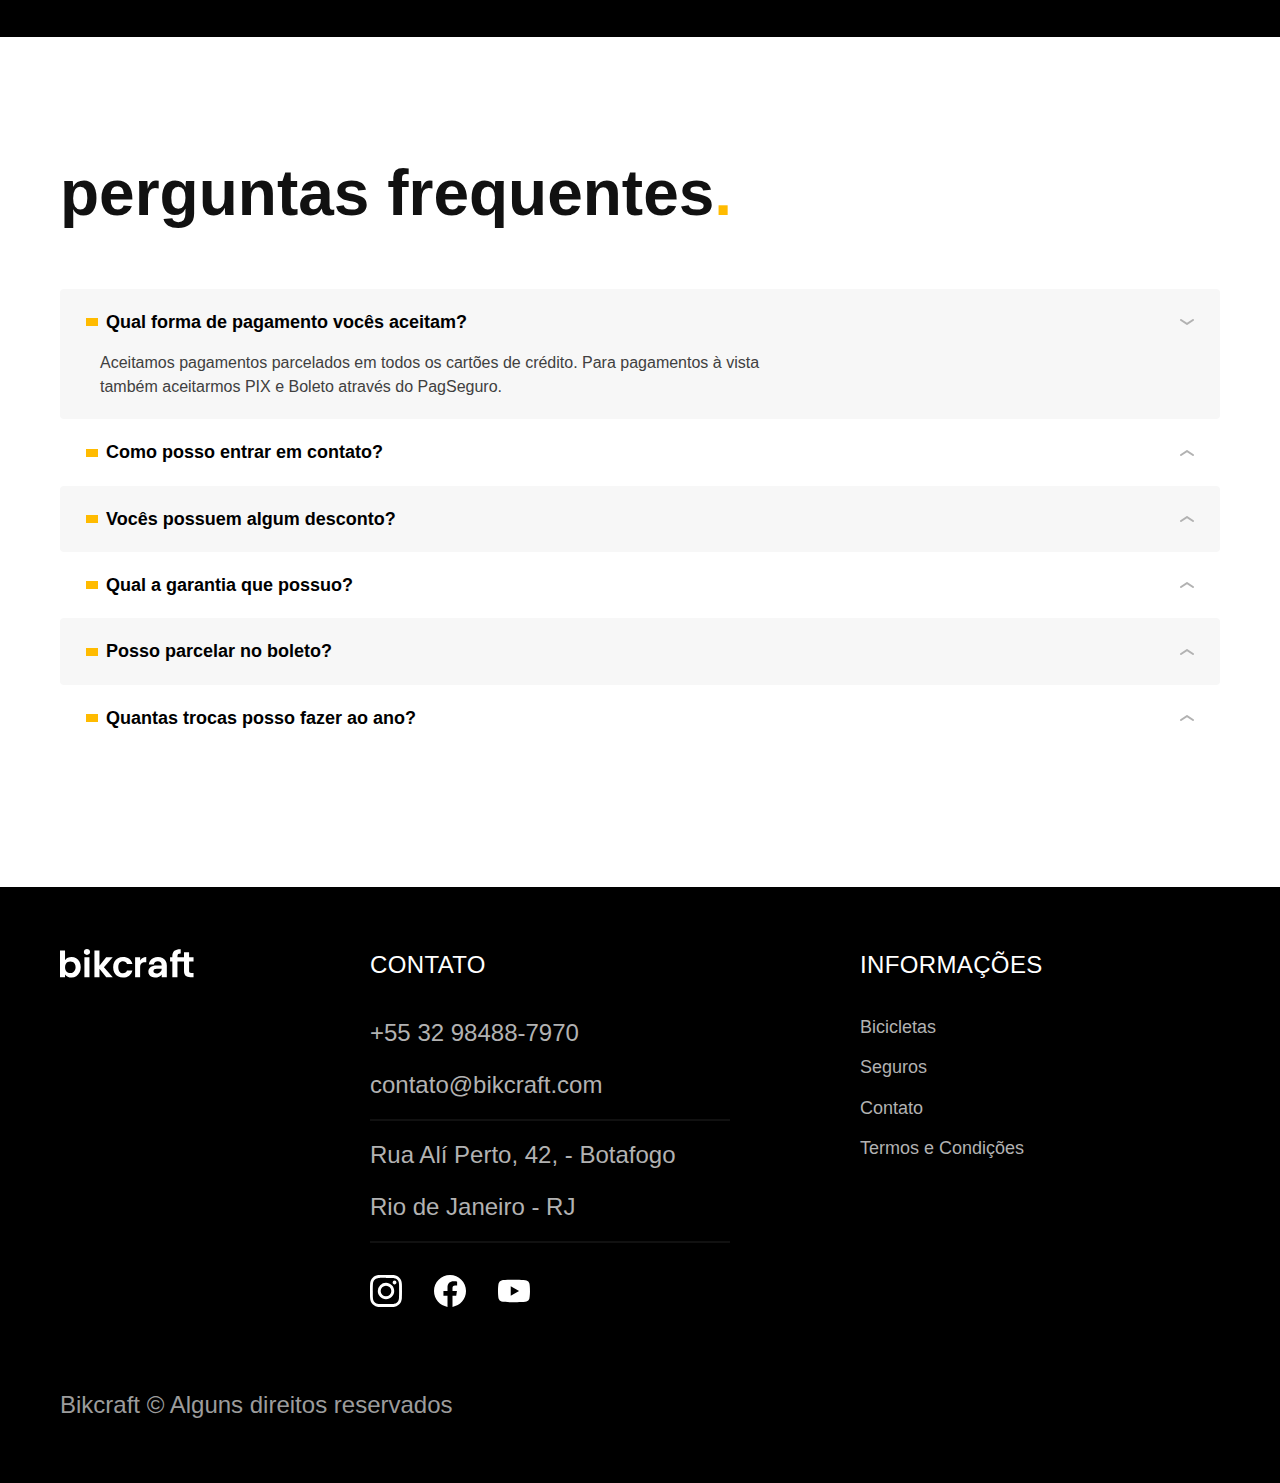
<file: seguros.html>
<!DOCTYPE html>

<html lang="bt-br">
  <head>
    <meta charset="UTF-8" />
    <meta name="viewport" content="width=device-width, initial-scale=1.0" />
    <title>Seguros | Bikcraft</title>
    <meta name="description" content="Termos e condições." />
    <link rel="icon" href="./favicon.svg" type="image/sgv+xml" />
    <link rel="preload" href="./css/style.min.css" as="style" />
    <link rel="stylesheet" href="./css/style.min.css" />
    <script>
      document.documentElement.classList.add("js");
    </script>
    <link rel="icon" href="./favicon.svg" type="image/sgv+xml" />
    <link rel="preload" href="./css/style.min.css" as="style" />
    <link rel="stylesheet" href="./css/style.min.css" />
    <link rel="preconnect" href="https://fonts.googleapis.com" />
    <link rel="preconnect" href="https://fonts.gstatic.com" crossorigin />
    <link
    href="https://fonts.googleapis.com/css2?family=Merriweather:ital,wght@1,900&family=Poppins:wght@400;600&family=Roboto:wght@400;500&display=swap"
    rel
  </head>
  <body id="seguros">
    <header class="header-bg">
      <div class="header container">
        <a href="./"><img src="./img/bikcraft.svg" alt="Bikcraft" /></a>
        <nav aria-label="primaria">
          <ul class="header-menu font-1-m cor-0">
            <li><a href="./bicicletas.html">Bicicletas</a></li>
            <li><a href="./seguros.html">Seguros</a></li>
            <li><a href="./contato.html">Contato</a></li>
          </ul>
        </nav>
      </div>
    </header>

    <main class="seguros-bg">
      <div class="titulo-bg">
        <div class="titulo container">
          <p class="font-2-l-b cor-5">Escolha o seguro</p>
          <h1 class="font-1-xxl cor-0">
            você seguro<span class="cor-p1">.</span>
          </h1>
        </div>
      </div>

      <div class="seguros container fadeInLeft" data-anime="200">
        <div class="seguros-item">
          <h3 class="font-1-xl cor-6">PRATA</h3>
          <span class="font-1-xl cor-0"
            >R$ 199 <span class="font-1-xs cor-6">mensal</span>
          </span>

          <ul class="font-2-m cor-0">
            <li>Duas trocas por ano</li>
            <li>Assistência técnica</li>
            <li>Suporte 08h às 18h</li>
            <li>Cobertura estadual</li>
          </ul>

          <a
            class="botao secundario"
            href="./orcamento.html?tipo=seguro&produto=prata"
            >Inscreva-se</a
          >
        </div>

        <div class="seguros-item fadeInRight" data-anime="400">
          <h3 class="font-1-xl cor-6">OURO</h3>
          <span class="font-1-xl cor-p1"
            >R$ 299 <span class="font-1-xs cor-6">mensal</span>
          </span>

          <ul class="font-2-m cor-0">
            <li>Cinco trocas por ano</li>
            <li>Assistência especial</li>
            <li>Suporte 24h</li>
            <li>Cobertura nacional</li>
            <li>Desconto em parceiros</li>
            <li>Acesso ao Clube Bikcraft</li>
          </ul>

          <a
            class="botao secundario"
            href="./orcamento.html?tipo=seguro&produto=ouro"
            >Inscreva-se</a
          >
        </div>
      </div>
    </main>

    <article class="vantagens-bg">
      <div class="vantagens container">
        <h2 class="font-1-xxl cor-0">vantagens<span class="cor-p1">.</span></h2>
        <ul>
          <li>
            <img src="./img/icones/eletrica.svg" alt="" />
            <h3 class="font-1-l cor-0">Reparo Elétrico</h3>
            <p class="font-2-s cor-5">
              Garantimos o reparo completo do seu motor em caso de falhas.
              Sabemos que falhas são raras, mas estamos aqui para caso ocorra.
            </p>
          </li>
          <li>
            <img src="./img/icones/carbono.svg" alt="" />
            <h3 class="font-1-l cor-0">Carbono</h3>
            <p class="font-2-s cor-5">
              Nossos quadros são feitos para durar para sempre. Mas caso algo
              ocorra, ficamos felizes em reparar.
            </p>
          </li>
          <li>
            <img src="./img/icones/sustentavel.svg" alt="" />
            <h3 class="font-1-l cor-0">Sustentável</h3>
            <p class="font-2-s cor-5">
              Trabalhamos com a filosofia de desperdício zero. Qualquer parte
              defeituosa é reciclada e reutilizada em outro projeto.
            </p>
          </li>
          <li>
            <img src="./img/icones/rastreador.svg" alt="" />
            <h3 class="font-1-l cor-0">Rastreador</h3>
            <p class="font-2-s cor-5">
              Utilizamos o GPS da sua Bikcraft em conjunto com especialistas em
              segurança para efetuarmos a recuperação.
            </p>
          </li>
          <li>
            <img src="./img/icones/seguro.svg" alt="" />
            <h3 class="font-1-l cor-0">Segurança</h3>
            <p class="font-2-s cor-5">
              Com o seguro Bikcraft você pode ficar tranquilo em saber que o seu
              dinheiro não será perdido em casos de roubo.
            </p>
          </li>
          <li>
            <img src="./img/icones/velocidade.svg" alt="" />
            <h3 class="font-1-l cor-0">Rapidez</h3>
            <p class="font-2-s cor-5">
              A sua Bikcraft ficará pronta para uso no mesmo dia, caso você
              traga ela para ser reparada em uma das filiais.
            </p>
          </li>
        </ul>
      </div>
    </article>

    <article class="perguntas container">
      <h2 class="font-1-xxl">
        perguntas frequentes<span class="cor-p1">.</span>
      </h2>
      <dl>
        <div>
          <dt>
            <button
              class="font-1-m-b"
              aria-controls="pergunta1"
              aria-expanded="true"
            >
              Qual forma de pagamento vocês aceitam?
            </button>
          </dt>
          <dd class="font-2-s cor-9 ativa" id="pergunta1">
            Aceitamos pagamentos parcelados em todos os cartões de crédito. Para
            pagamentos à vista também aceitarmos PIX e Boleto através do
            PagSeguro.
          </dd>
        </div>
        <div>
          <dt>
            <button
              class="font-1-m-b"
              aria-controls="pergunta2"
              aria-expanded="false"
            >
              Como posso entrar em contato?
            </button>
          </dt>
          <dd class="font-2-s cor-9" id="pergunta2">
            Aceitamos pagamentos parcelados em todos os cartões de crédito. Para
            pagamentos à vista também aceitarmos PIX e Boleto através do
            PagSeguro.
          </dd>
        </div>
        <div>
          <dt>
            <button
              class="font-1-m-b"
              aria-controls="pergunta3"
              aria-expanded="false"
            >
              Vocês possuem algum desconto?
            </button>
          </dt>
          <dd class="font-2-s cor-9" id="pergunta3">
            Aceitamos pagamentos parcelados em todos os cartões de crédito. Para
            pagamentos à vista também aceitarmos PIX e Boleto através do
            PagSeguro.
          </dd>
        </div>
        <div>
          <dt>
            <button
              class="font-1-m-b"
              aria-controls="pergunta4"
              aria-expanded="false"
            >
              Qual a garantia que possuo?
            </button>
          </dt>
          <dd class="font-2-s cor-9" id="pergunta4">
            Aceitamos pagamentos parcelados em todos os cartões de crédito. Para
            pagamentos à vista também aceitarmos PIX e Boleto através do
            PagSeguro.
          </dd>
        </div>
        <div>
          <dt>
            <button
              class="font-1-m-b"
              aria-controls="pergunta5"
              aria-expanded="false"
            >
              Posso parcelar no boleto?
            </button>
          </dt>
          <dd class="font-2-s cor-9" id="pergunta5">
            Aceitamos pagamentos parcelados em todos os cartões de crédito. Para
            pagamentos à vista também aceitarmos PIX e Boleto através do
            PagSeguro.
          </dd>
        </div>
        <div>
          <dt>
            <button
              class="font-1-m-b"
              aria-controls="pergunta6"
              aria-expanded="false"
            >
              Quantas trocas posso fazer ao ano?
            </button>
          </dt>
          <dd class="font-2-s cor-9" id="pergunta6">
            Aceitamos pagamentos parcelados em todos os cartões de crédito. Para
            pagamentos à vista também aceitarmos PIX e Boleto através do
            PagSeguro.
          </dd>
        </div>
      </dl>
    </article>

    <footer class="footer-bg">
      <div class="footer container">
        <img src="./img/bikcraft.svg" alt="Bikcraft logomarca" />

        <div class="footer-contato">
          <h3 class="font-2-l-b cor-0">Contato</h3>
          <ul class="cor-5 font-2-m">
            <li><a href="tel:+5532984887970">+55 32 98488-7970</a></li>
            <li>
              <a href="mailto:contato@bikcraft.com">contato@bikcraft.com</a>
            </li>
            <li>Rua Alí Perto, 42, - Botafogo</li>
            <li>Rio de Janeiro - RJ</li>
          </ul>

          <div class="footer-redes">
            <a href="./">
              <img src="./img/redes/instagram.svg" alt="instagram" />
            </a>
            <a href="./">
              <img src="./img/redes/facebook.svg" alt="facebook" />
            </a>
            <a href="./">
              <img src="./img/redes/youtube.svg" alt="youtube" />
            </a>
          </div>
        </div>

        <div class="footer-informacoes">
          <h3 class="font-2-l-b cor-0">Informações</h3>
          <nav>
            <ul class="font-1-m cor-5">
              <li><a href="./bicicletas.html">Bicicletas</a></li>
              <li><a href="./seguros.html">Seguros</a></li>
              <li><a href="./contato.html">Contato</a></li>
              <li><a href="./termos.html">Termos e Condições</a></li>
            </ul>
          </nav>
        </div>

        <p class="footer-copy font-2-m cor-6">
          Bikcraft &copy; Alguns direitos reservados
        </p>
      </div>
    </footer>
    <script src="./js/plugins/simple-anime.js"></script>
    <script src="./js/script.js"></script>
  </body>
</html>
</file>
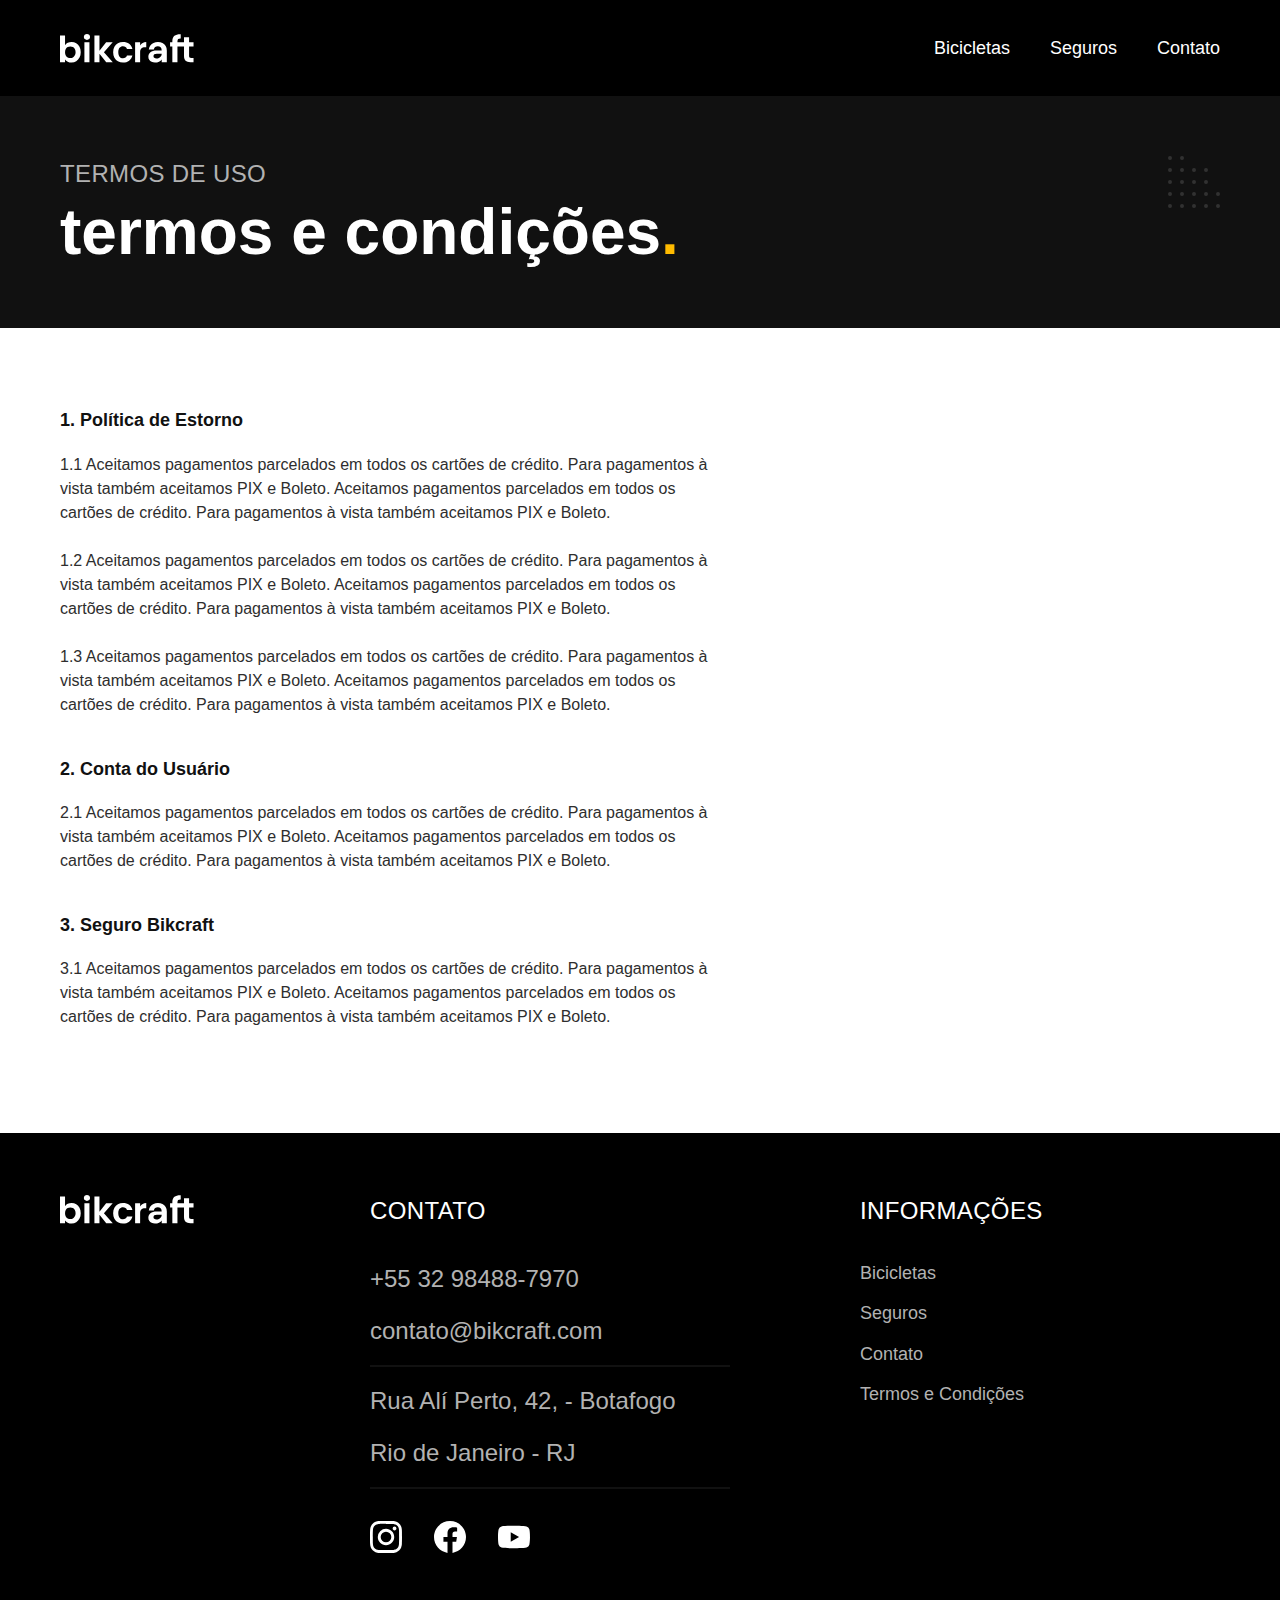
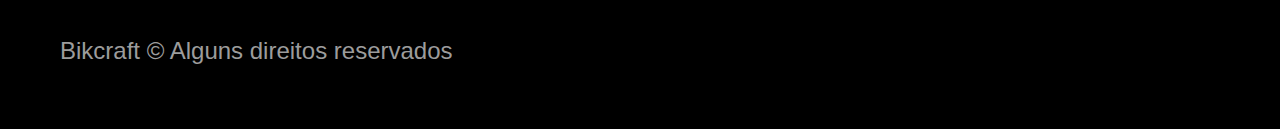
<file: termos.html>
<!DOCTYPE html>

<html lang="bt-br">
  <head>
    <meta charset="UTF-8" />
    <meta name="viewport" content="width=device-width, initial-scale=1.0" />
    <title>Termos e condições | Bikcraft</title>
    <meta name="description" content="Termos e condições." />
    <link rel="icon" href="./favicon.svg" type="image/sgv+xml" />
    <link rel="preload" href="./css/style.min.css" as="style" />
    <link rel="stylesheet" href="./css/style.min.css" />
    <script>
      document.documentElement.classList.add("js");
    </script>
    <link rel="icon" href="./favicon.svg" type="image/sgv+xml" />
    <link rel="preload" href="./css/style.min.css" as="style" />
    <link rel="stylesheet" href="./css/style.min.css" />
    <link rel="preconnect" href="https://fonts.googleapis.com" />
    <link rel="preconnect" href="https://fonts.gstatic.com" crossorigin />
    <link
    href="https://fonts.googleapis.com/css2?family=Merriweather:ital,wght@1,900&family=Poppins:wght@400;600&family=Roboto:wght@400;500&display=swap"
    rel
  </head>
  <body id="termos">
    <header class="header-bg">
      <div class="header container">
        <a href="./"><img src="./img/bikcraft.svg" alt="Bikcraft" /></a>
        <nav aria-label="primaria">
          <ul class="header-menu font-1-m cor-0">
            <li><a href="./bicicletas.html">Bicicletas</a></li>
            <li><a href="./seguros.html">Seguros</a></li>
            <li><a href="./contato.html">Contato</a></li>
          </ul>
        </nav>
      </div>
    </header>

    <main>
      <div class="titulo-bg">
        <div class="titulo container">
          <p class="font-2-l-b cor-5">Termos de uso</p>
          <h1 class="font-1-xxl cor-0">
            termos e condições<span class="cor-p1">.</span>
          </h1>
        </div>
      </div>

      <div class="termos font-2-s cor-10 container">
        <h2 class="font-1-l cor-11">1. Política de Estorno</h2>
        <p class="">
          1.1 Aceitamos pagamentos parcelados em todos os cartões de crédito.
          Para pagamentos à vista também aceitamos PIX e Boleto. Aceitamos
          pagamentos parcelados em todos os cartões de crédito. Para pagamentos
          à vista também aceitamos PIX e Boleto.
        </p>
        <p>
          1.2 Aceitamos pagamentos parcelados em todos os cartões de crédito.
          Para pagamentos à vista também aceitamos PIX e Boleto. Aceitamos
          pagamentos parcelados em todos os cartões de crédito. Para pagamentos
          à vista também aceitamos PIX e Boleto.
        </p>
        <p>
          1.3 Aceitamos pagamentos parcelados em todos os cartões de crédito.
          Para pagamentos à vista também aceitamos PIX e Boleto. Aceitamos
          pagamentos parcelados em todos os cartões de crédito. Para pagamentos
          à vista também aceitamos PIX e Boleto.
        </p>
        <h2 class="font-1-l cor-11">2. Conta do Usuário</h2>
        <p>
          2.1 Aceitamos pagamentos parcelados em todos os cartões de crédito.
          Para pagamentos à vista também aceitamos PIX e Boleto. Aceitamos
          pagamentos parcelados em todos os cartões de crédito. Para pagamentos
          à vista também aceitamos PIX e Boleto.
        </p>

        <h2 class="font-1-l cor-11">3. Seguro Bikcraft</h2>
        <p>
          3.1 Aceitamos pagamentos parcelados em todos os cartões de crédito.
          Para pagamentos à vista também aceitamos PIX e Boleto. Aceitamos
          pagamentos parcelados em todos os cartões de crédito. Para pagamentos
          à vista também aceitamos PIX e Boleto.
        </p>
      </div>
    </main>

    <footer class="footer-bg">
      <div class="footer container">
        <img src="./img/bikcraft.svg" alt="Bikcraft logomarca" />

        <div class="footer-contato">
          <h3 class="font-2-l-b cor-0">Contato</h3>
          <ul class="cor-5 font-2-m">
            <li><a href="tel:+5532984887970">+55 32 98488-7970</a></li>
            <li>
              <a href="mailto:contato@bikcraft.com">contato@bikcraft.com</a>
            </li>
            <li>Rua Alí Perto, 42, - Botafogo</li>
            <li>Rio de Janeiro - RJ</li>
          </ul>

          <div class="footer-redes">
            <a href="./">
              <img src="./img/redes/instagram.svg" alt="instagram" />
            </a>
            <a href="./">
              <img src="./img/redes/facebook.svg" alt="facebook" />
            </a>
            <a href="./">
              <img src="./img/redes/youtube.svg" alt="youtube" />
            </a>
          </div>
        </div>

        <div class="footer-informacoes">
          <h3 class="font-2-l-b cor-0">Informações</h3>
          <nav>
            <ul class="font-1-m cor-5">
              <li><a href="./bicicletas.html">Bicicletas</a></li>
              <li><a href="./seguros.html">Seguros</a></li>
              <li><a href="./contato.html">Contato</a></li>
              <li><a href="./termos.html">Termos e Condições</a></li>
            </ul>
          </nav>
        </div>

        <p class="footer-copy font-2-m cor-6">
          Bikcraft &copy; Alguns direitos reservados
        </p>
      </div>
    </footer>
    <script src="./js/script.js"></script>
  </body>
</html>
</file>
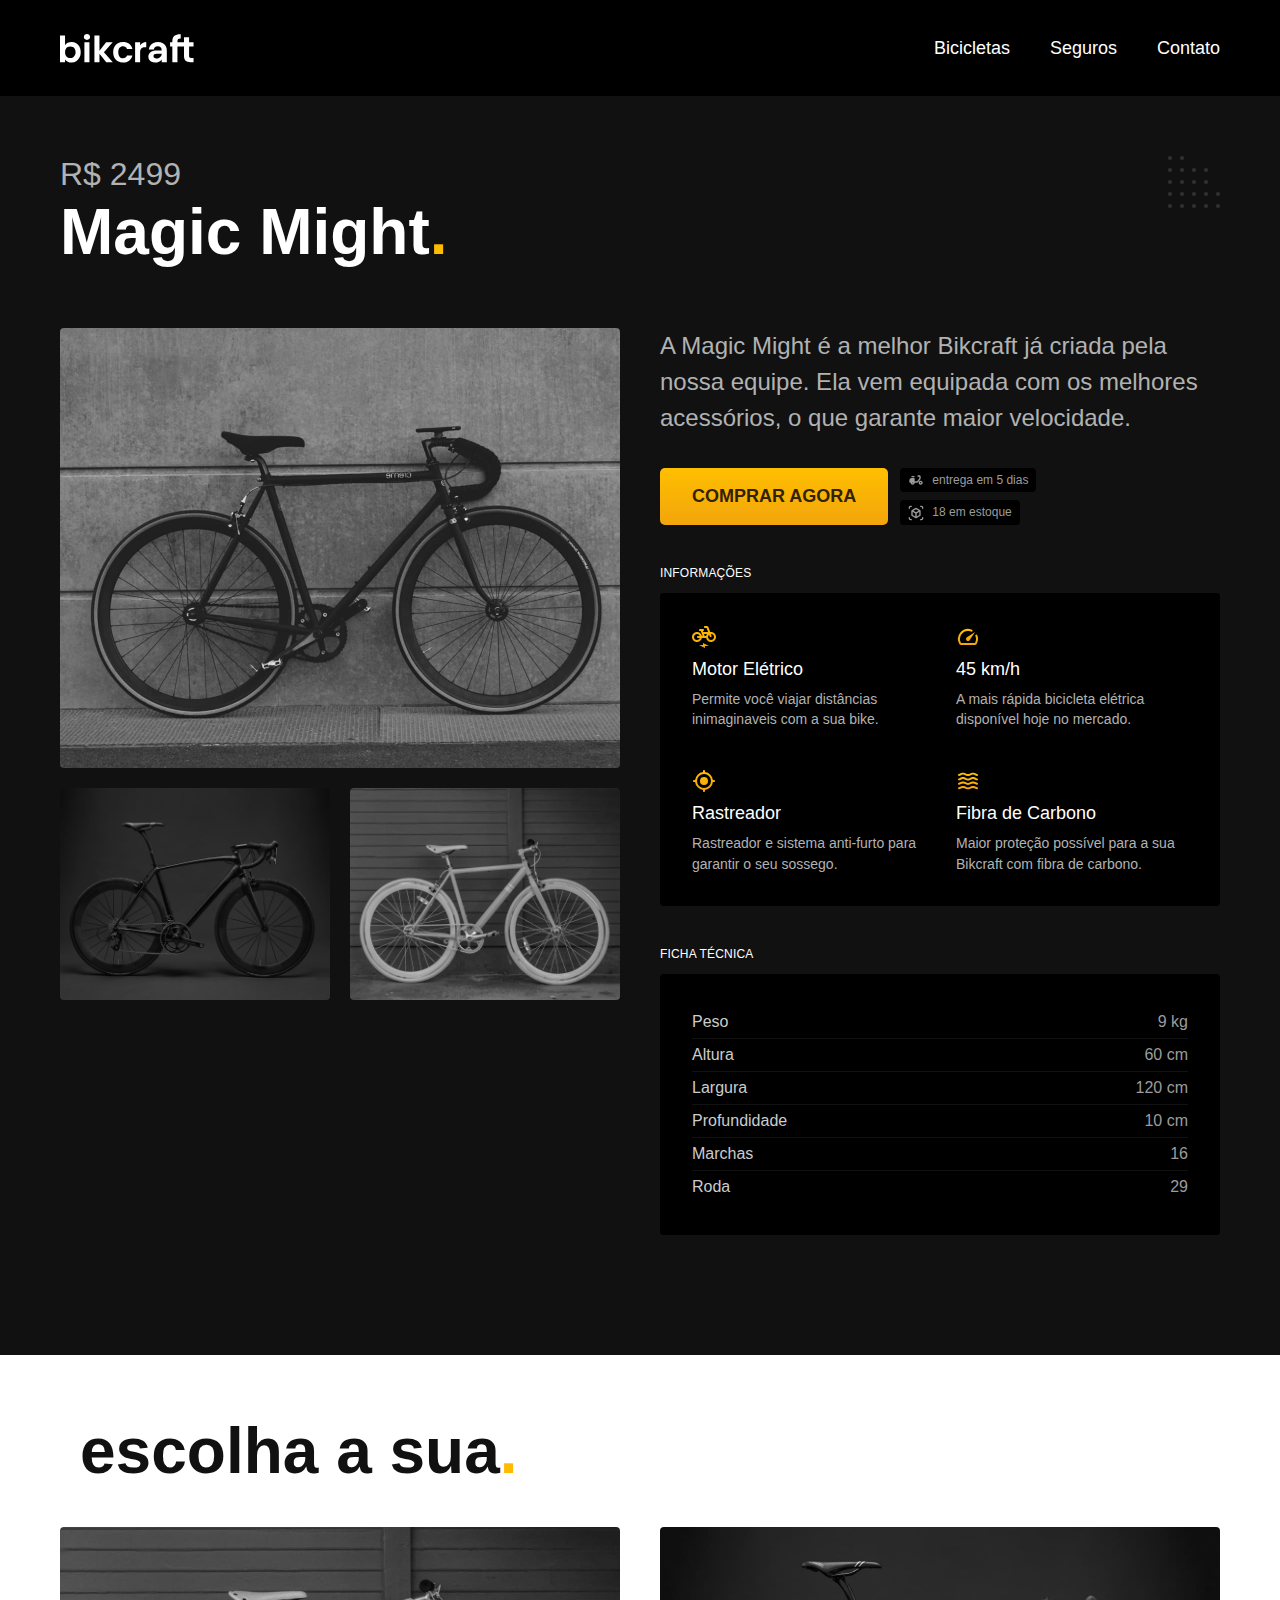
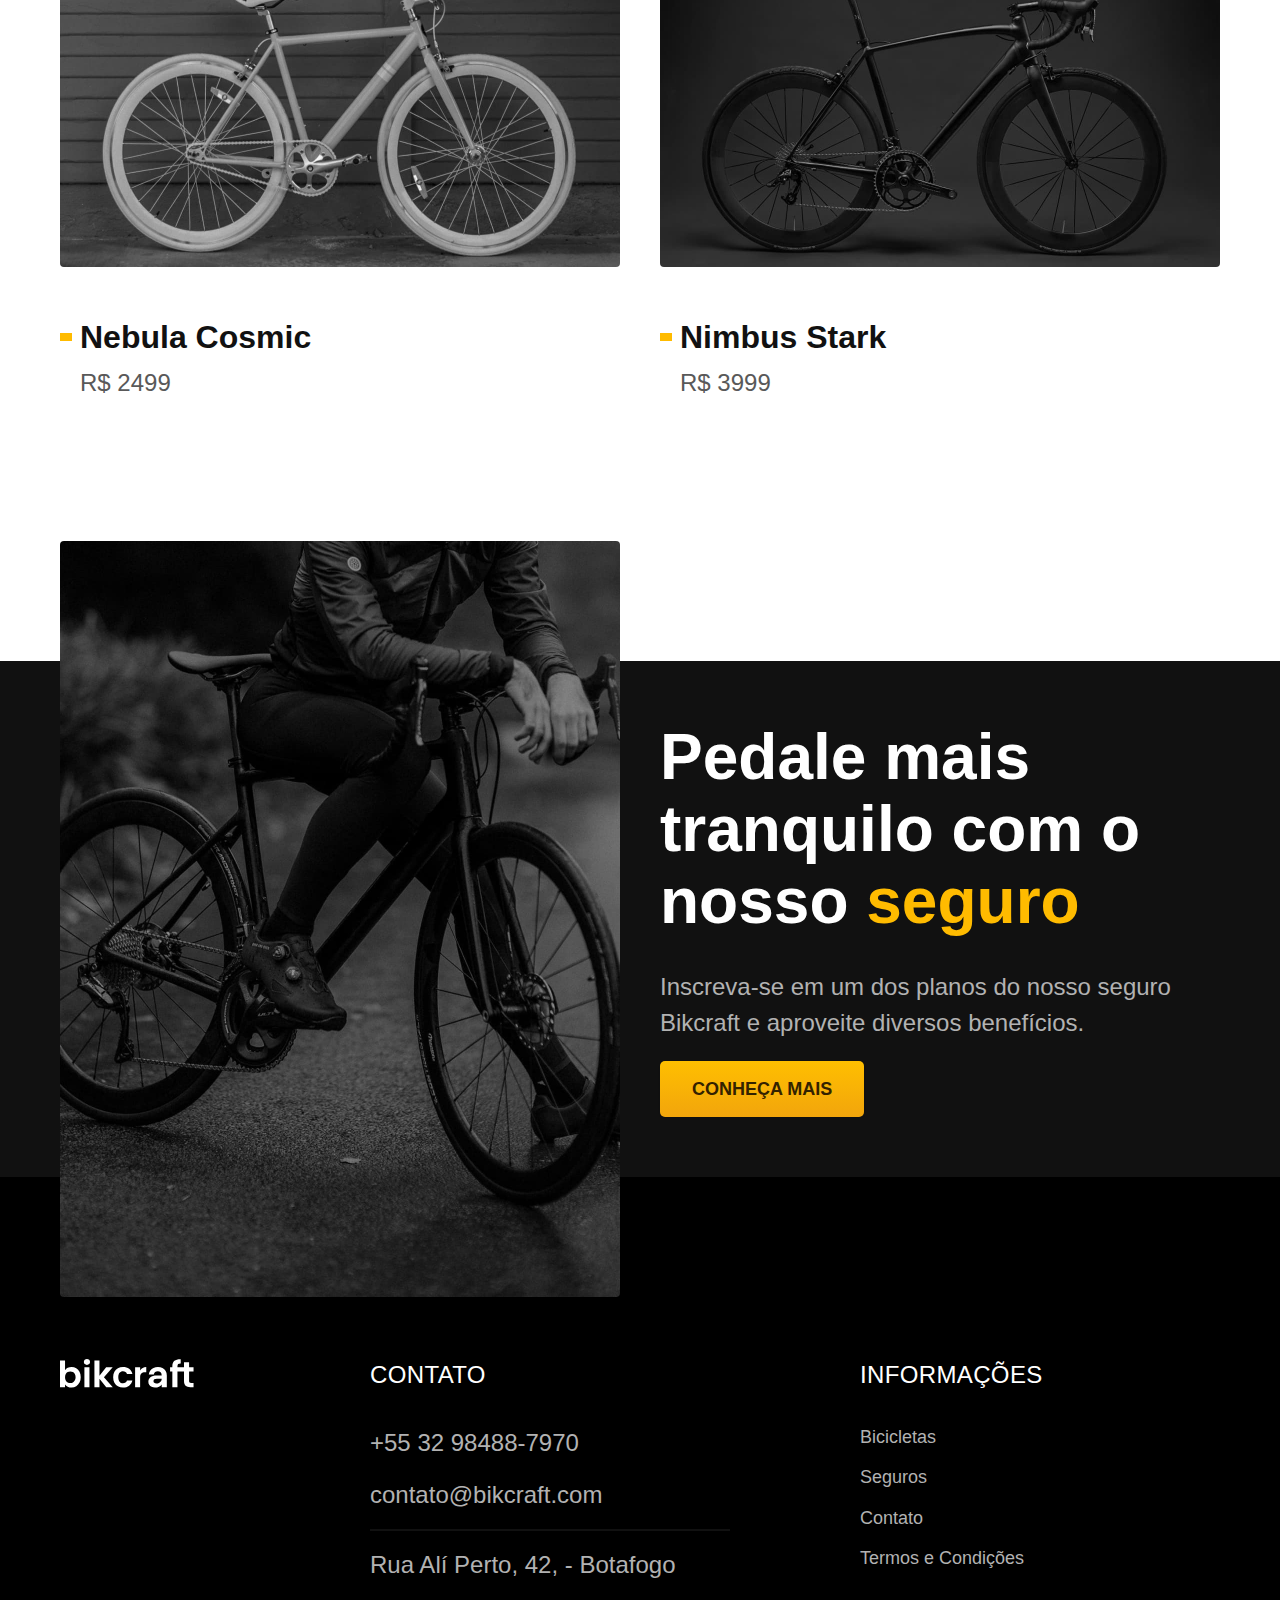
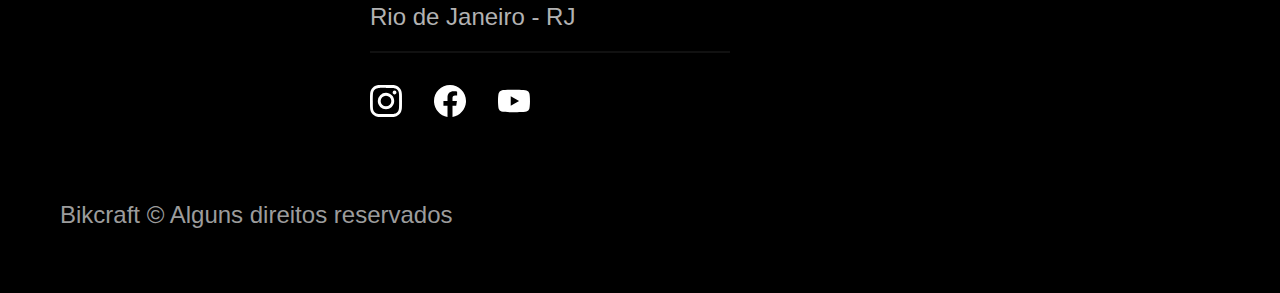
<file: bicicletas/magic.html>
<!DOCTYPE html>

<html lang="bt-br">
  <head>
    <meta charset="UTF-8" />
    <meta name="viewport" content="width=device-width, initial-scale=1.0" />
    <title>Magic | Bikcraft</title>
    <link rel="icon" href="../favicon.svg" type="image/sgv+xml" />
    <meta name="description" content="Termos e condições." />
    <link rel="stylesheet" href="../css/style.min.css" />
      <script>
      document.documentElement.classList.add('js')
    </script>
  </head>
  <body id="bicicleta">
    <header class="header-bg">
      <div class="header container">
        <a href="../"><img src="../img/bikcraft.svg" alt="Bikcraft" /></a>
        <nav aria-label="primaria">
          <ul class="header-menu font-1-m cor-0">
            <li><a href="../bicicletas.html">Bicicletas</a></li>
            <li><a href="../seguros.html">Seguros</a></li>
            <li><a href="../contato.html">Contato</a></li>
          </ul>
        </nav>
      </div>
    </header>

    <main class="titulo-bg">
      <div>
        <div class="titulo container">
          <p class="font-2-xl cor-5">R$ 2499</p>
          <h1 class="font-1-xxl cor-0">
            Magic Might<span class="cor-p1">.</span>
          </h1>
        </div>
      </div>

      <div class="bicicleta container">
            <div class="bicicleta-imagens">
              <img src="../img/bicicleta/nimbus2.jpg" alt="">
                <img src="../img/bicicleta/nimbus1.jpg" alt="">
                <img src="../img/bicicleta/nimbus3.jpg" alt="">
            </div>

            <div class="bicicleta-conteudo">
                <p class="font-2-l cor-5">
                    A Magic Might é a melhor Bikcraft já criada pela nossa equipe. Ela vem equipada com os melhores acessórios, o que garante maior velocidade.
                </p>
                <div class="bicicleta-comprar">
                    <a class="botao" href="../orcamento.html?tipo=bikcraft&produto=magic">Comprar Agora</a>
                    <span class="font-1-xs cor-6"><img src="../img/icones/entrega.svg"> entrega em 5 dias</span>
                    <span class="font-1-xs cor-6"><img src="../img/icones/estoque.svg"> 18 em estoque</span>
                </div>
                <h2 class="font-1-xs cor-0">Informações</h2>
                <ul class="bicicleta-informacoes">
                    <li>
                        <img src="../img/icones/eletrica.svg" alt="">
                        <h3 class="font-1-m cor-0">Motor Elétrico</h3>
                        <p class="font-2-xs cor-5">Permite você viajar distâncias inimaginaveis com a sua bike.</p>
                    </li>
                    <li>
                        <img src="../img/icones/velocidade.svg" alt="">
                        <h3 class="font-1-m cor-0">45 km/h<h3>
                        <p class="font-2-xs cor-5">A mais rápida bicicleta elétrica disponível hoje no mercado.</p>
                    </li>
                    <li>
                        <img src="../img/icones/rastreador.svg" alt="">
                        <h3 class="font-1-m cor-0">Rastreador</h3>
                        <p class="font-2-xs cor-5">Rastreador e sistema anti-furto para garantir o seu sossego.</p>
                    </li>
                    <li>
                        <img src="../img/icones/carbono.svg" alt="">
                        <h3 class="font-1-m cor-0">Fibra de Carbono</h3>
                        <p class="font-2-xs cor-5">Maior proteção possível para a sua Bikcraft com fibra de carbono.</p>
                    </li>
                </ul>

                <h2 class="font-1-xs cor-0">Ficha Técnica</h2>
                    <ul class="bicicleta-ficha font-2-s cor-4">
                        <li>Peso<span>9 kg</span></li>
                        <li>Altura<span>60 cm</span></li>
                        <li>Largura<span>120 cm</span></li>
                        <li>Profundidade<span>10 cm</span></li>
                        <li>Marchas<span>16</span></li>
                        <li>Roda<span>29</span></li>
                    </ul>
            </div>

        



            
      </div>

    </main>

    <article class="bicicletas-lista container">
      <h2 class="font-1-xxl container">escolha a sua<span class="cor-p1">.</span></h2>

      <ul>
        <li>
          <a href="../bicicletas/nebula.html">
            <img src="../img/bicicletas/nebula.jpg" alt="Bicicleta preta">
            <h3 class="font-1-xl">Nebula Cosmic</h3>
            <span class="font-2-m cor-8">R$ 2499</span>
         </a>
        </li>


        <li>
          <a href="../bicicletas/nimbus.html">
            <img src="../img/bicicletas/nimbus.jpg" alt="Bicicleta preta">
            <h3 class="font-1-xl">Nimbus Stark</h3>
            <span class="font-2-m cor-8">R$ 3999</span>
         </a>
        </li>
      </ul>
    </article>

    <article class="seguro-bg">
      <div class="seguro container">
        <div class="seguro-imagem">
          <img src="../img/fotos/seguros.jpg" alt="Pessoa parada em cima de uma bicicleta.">
        </div>
        <div class="seguro-conteudo">
          <h2 class="font-1-xxl cor-0">Pedale mais tranquilo com o nosso <span class="cor-p1">seguro</span></h2>
          <p class="font-2-l cor-5">Inscreva-se em um dos planos do nosso seguro Bikcraft e aproveite diversos benefícios.</p>
          <a class="botao" href="../seguros.html">Conheça Mais</a>
        </div>
      </div>
    </article>







    <footer class="footer-bg">
      <div class="footer container">
        <img src="../img/bikcraft.svg" alt="Bikcraft logomarca" />

        <div class="footer-contato">
          <h3 class="font-2-l-b cor-0">Contato</h3>
          <ul class="cor-5 font-2-m">
            <li><a href="tel:+5532984887970">+55 32 98488-7970</a></li>
            <li>
              <a href="mailto:contato@bikcraft.com">contato@bikcraft.com</a>
            </li>
            <li>Rua Alí Perto, 42, - Botafogo</li>
            <li>Rio de Janeiro - RJ</li>
          </ul>

          <div class="footer-redes">
            <a href="../">
              <img src="../img/redes/instagram.svg" alt="instagram" />
            </a>
            <a href="../">
              <img src="../img/redes/facebook.svg" alt="facebook" />
            </a>
            <a href="../">
              <img src="../img/redes/youtube.svg" alt="youtube" />
            </a>
          </div>
        </div>

        <div class="footer-informacoes">
          <h3 class="font-2-l-b cor-0">Informações</h3>
          <nav>
            <ul class="font-1-m cor-5">
              <li><a href="../bicicletas.html">Bicicletas</a></li>
              <li><a href="../seguros.html">Seguros</a></li>
              <li><a href="../contato.html">Contato</a></li>
              <li><a href="../termos.html">Termos e Condições</a></li>
            </ul>
          </nav>
        </div>

        <p class="footer-copy font-2-m cor-6">
          Bikcraft &copy; Alguns direitos reservados
        </p>
      </div>
    </footer>
      <script src="../js/script.js"></script>
  </body>
</html>
</file>
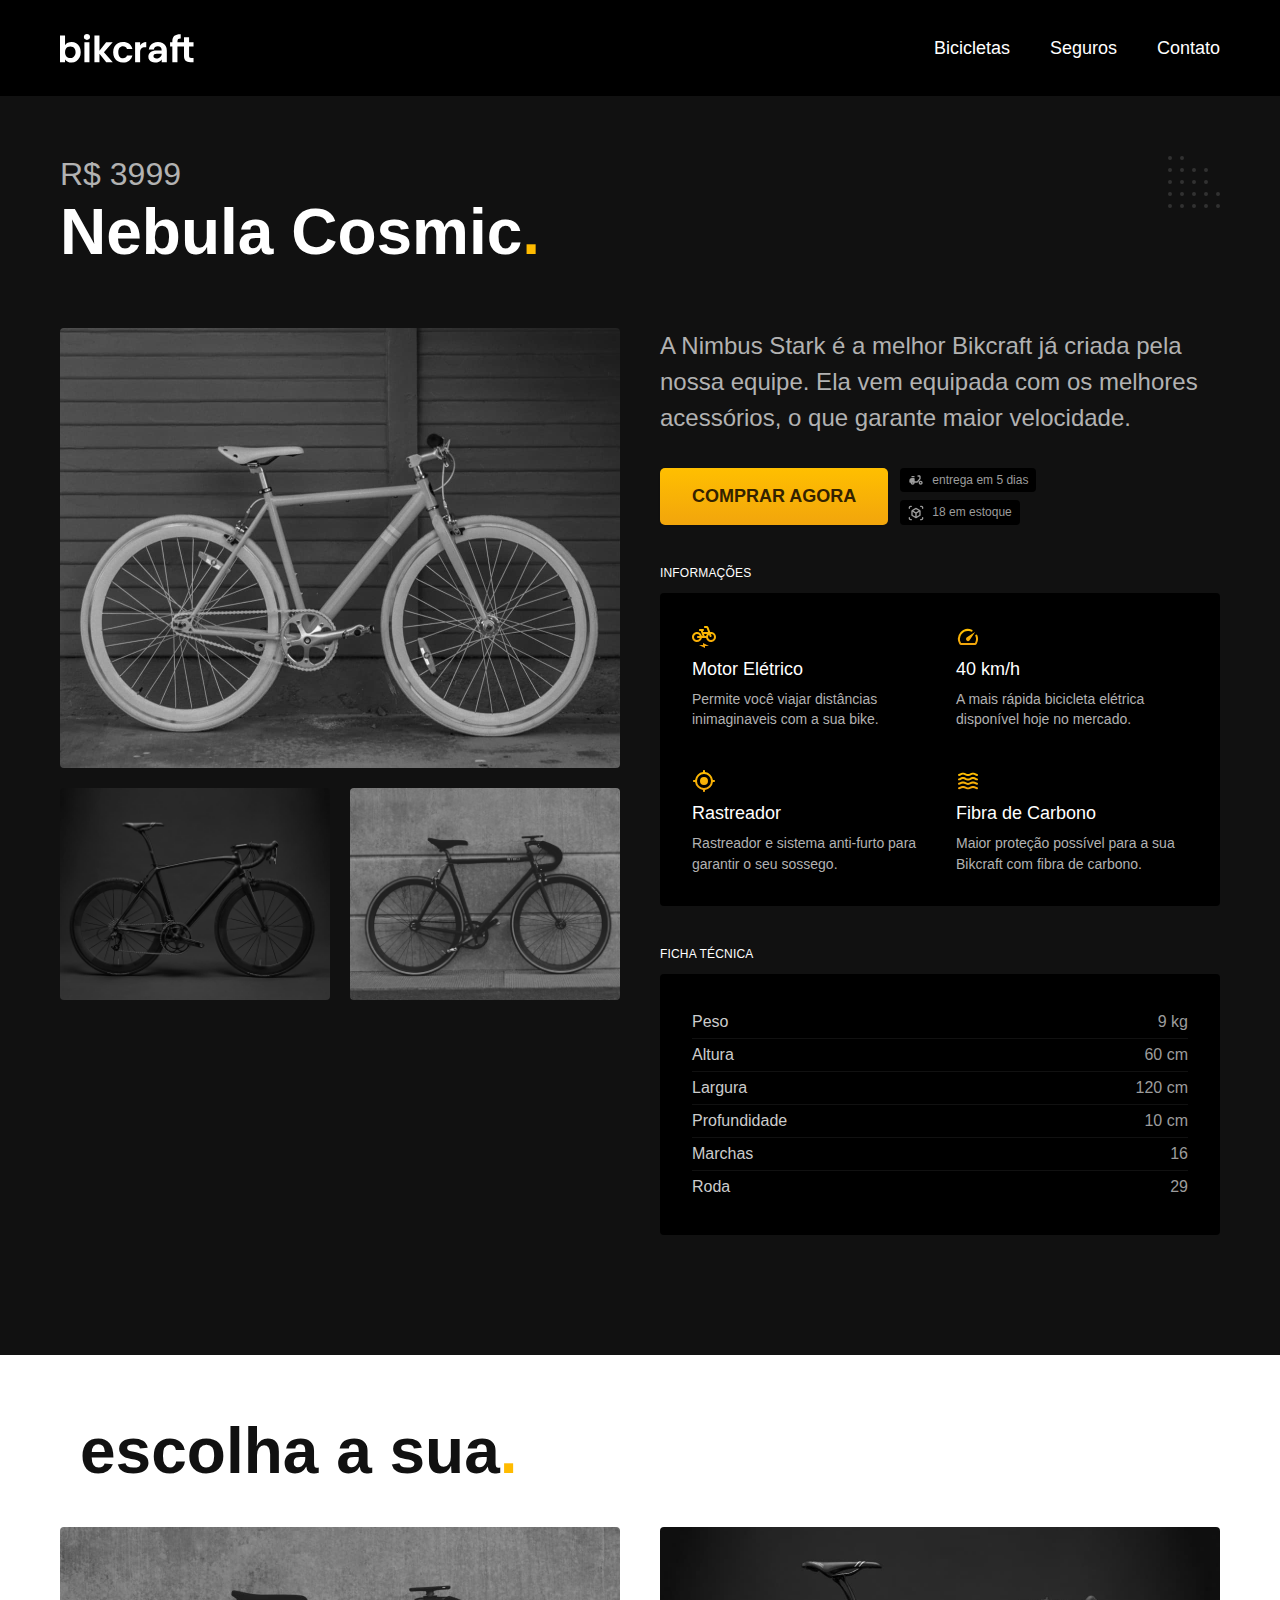
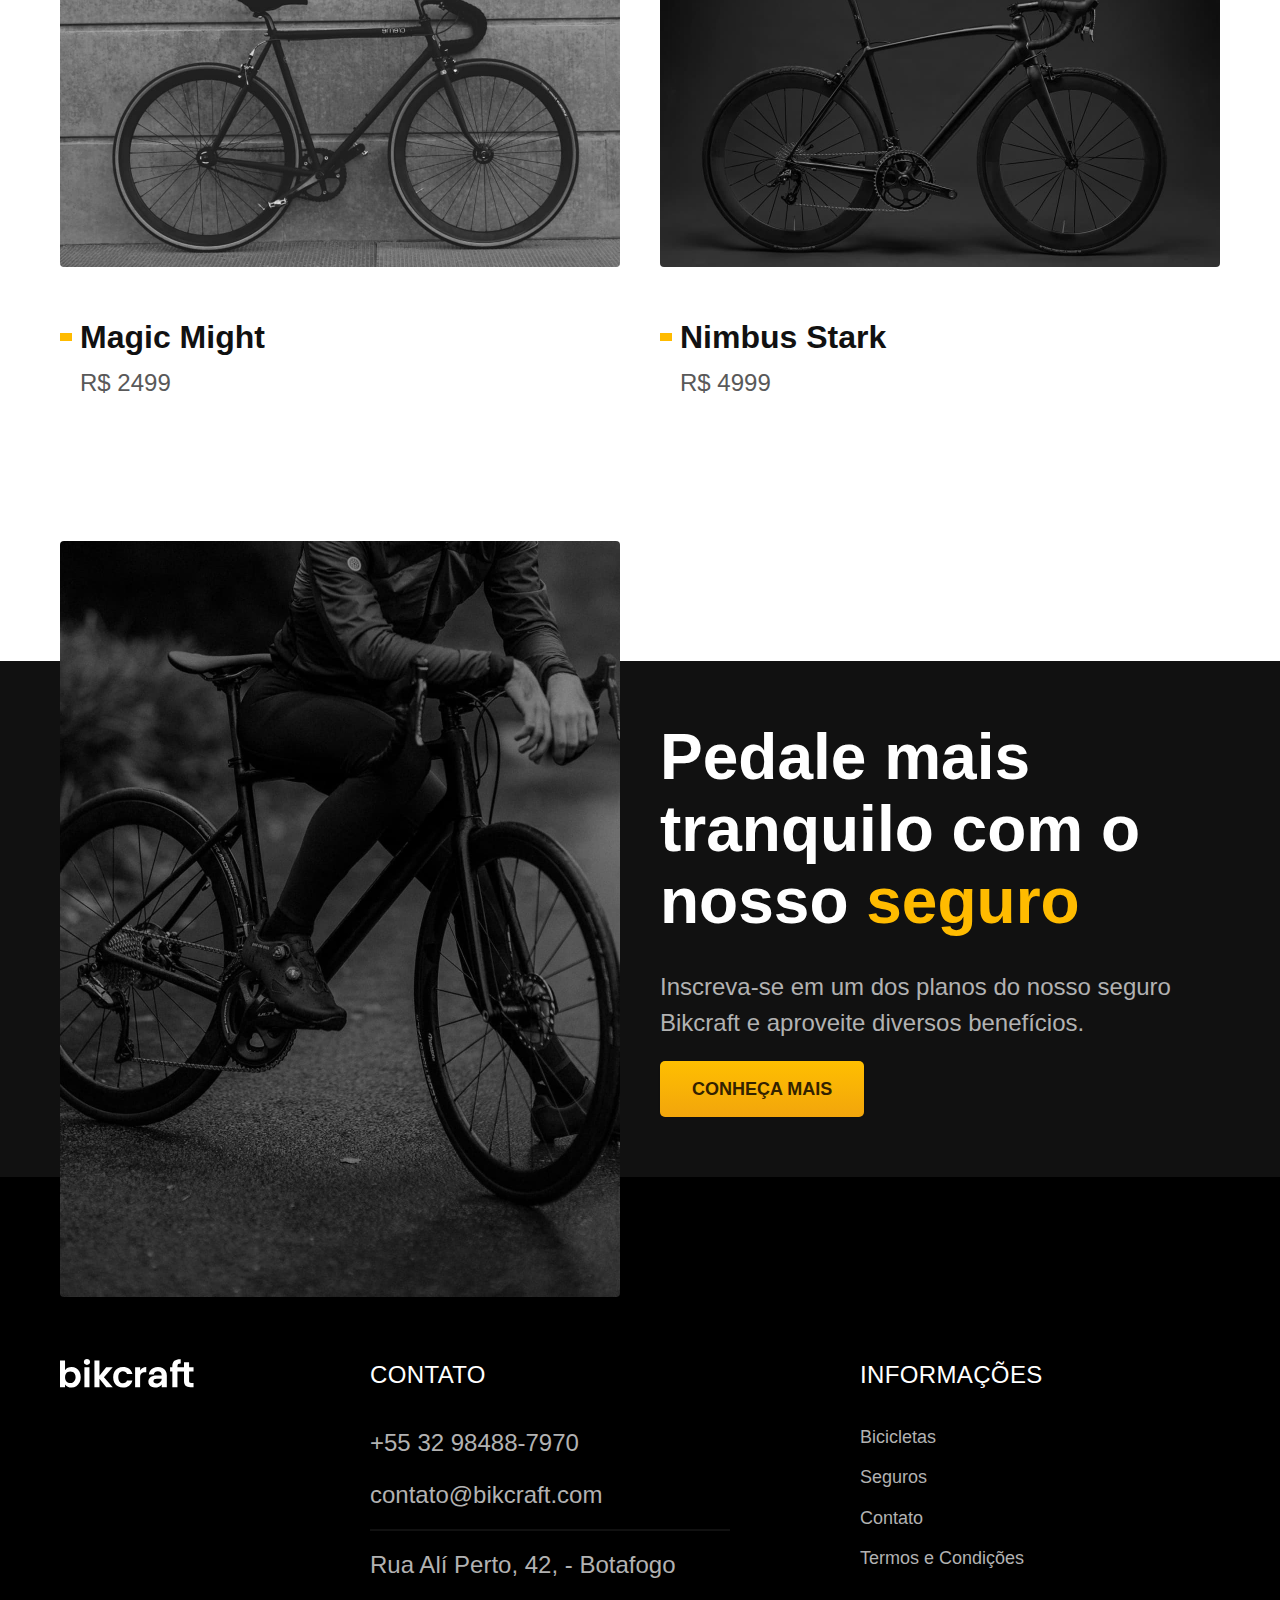
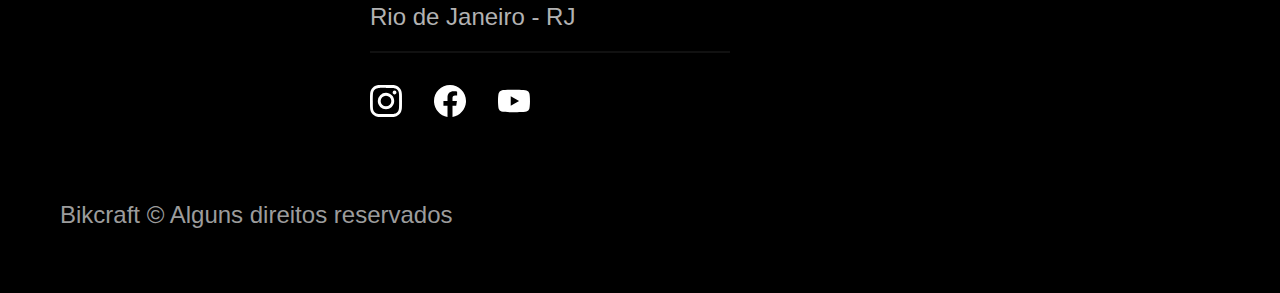
<file: bicicletas/nebula.html>
<!DOCTYPE html>

<html lang="bt-br">
  <head>
    <meta charset="UTF-8" />
    <meta name="viewport" content="width=device-width, initial-scale=1.0" />
    <title>Nebula Cosmic | Bikcraft</title>
    <meta name="description" content="Termos e condições." />
    <link rel="icon" href="../favicon.svg" type="image/sgv+xml" />
    <link rel="stylesheet" href="../css/style.min.css" />
      <script>
      document.documentElement.classList.add('js')
    </script>
  </head>
  <body id="bicicleta">
    <header class="header-bg">
      <div class="header container">
        <a href="../"><img src="../img/bikcraft.svg" alt="Bikcraft" /></a>
        <nav aria-label="primaria">
          <ul class="header-menu font-1-m cor-0">
            <li><a href="../bicicletas.html">Bicicletas</a></li>
            <li><a href="../seguros.html">Seguros</a></li>
            <li><a href="../contato.html">Contato</a></li>
          </ul>
        </nav>
      </div>
    </header>

    <main class="titulo-bg">
      <div>
        <div class="titulo container">
          <p class="font-2-xl cor-5">R$ 3999</p>
          <h1 class="font-1-xxl cor-0">
            Nebula Cosmic<span class="cor-p1">.</span>
          </h1>
        </div>
      </div>

      <div class="bicicleta container">
            <div class="bicicleta-imagens">
                <img src="../img/bicicleta/nimbus3.jpg" alt="Bicicleta 1">
                <img src="../img/bicicleta/nimbus1.jpg" alt="Bicicleta 2">
                <img src="../img/bicicleta/nimbus2.jpg" alt="Bicicleta 3">
            </div>

            <div class="bicicleta-conteudo">
                <p class="font-2-l cor-5">
                    A Nimbus Stark é a melhor Bikcraft já criada pela nossa equipe. Ela vem equipada com os melhores acessórios, o que garante maior velocidade.
                </p>
                <div class="bicicleta-comprar">
                    <a class="botao" href="../orcamento.html?tipo=bikcraft&produto=nebula">Comprar Agora</a>
                    <span class="font-1-xs cor-6"><img src="../img/icones/entrega.svg"> entrega em 5 dias</span>
                    <span class="font-1-xs cor-6"><img src="../img/icones/estoque.svg"> 18 em estoque</span>
                </div>
                <h2 class="font-1-xs cor-0">Informações</h2>
                <ul class="bicicleta-informacoes">
                    <li>
                        <img src="../img/icones/eletrica.svg" alt="">
                        <h3 class="font-1-m cor-0">Motor Elétrico</h3>
                        <p class="font-2-xs cor-5">Permite você viajar distâncias inimaginaveis com a sua bike.</p>
                    </li>
                    <li>
                        <img src="../img/icones/velocidade.svg" alt="">
                        <h3 class="font-1-m cor-0">40 km/h<h3>
                        <p class="font-2-xs cor-5">A mais rápida bicicleta elétrica disponível hoje no mercado.</p>
                    </li>
                    <li>
                        <img src="../img/icones/rastreador.svg" alt="">
                        <h3 class="font-1-m cor-0">Rastreador</h3>
                        <p class="font-2-xs cor-5">Rastreador e sistema anti-furto para garantir o seu sossego.</p>
                    </li>
                    <li>
                        <img src="../img/icones/carbono.svg" alt="">
                        <h3 class="font-1-m cor-0">Fibra de Carbono</h3>
                        <p class="font-2-xs cor-5">Maior proteção possível para a sua Bikcraft com fibra de carbono.</p>
                    </li>
                </ul>

                <h2 class="font-1-xs cor-0">Ficha Técnica</h2>
                    <ul class="bicicleta-ficha font-2-s cor-4">
                        <li>Peso<span>9 kg</span></li>
                        <li>Altura<span>60 cm</span></li>
                        <li>Largura<span>120 cm</span></li>
                        <li>Profundidade<span>10 cm</span></li>
                        <li>Marchas<span>16</span></li>
                        <li>Roda<span>29</span></li>
                    </ul>
            </div>

        



            
      </div>

    </main>

    <article class="bicicletas-lista container">
      <h2 class="font-1-xxl container">escolha a sua<span class="cor-p1">.</span></h2>

      <ul>
        <li>
          <a href="../bicicletas/magic.html">
            <img src="../img/bicicletas/magic.jpg" alt="Bicicleta preta">
            <h3 class="font-1-xl">Magic Might</h3>
            <span class="font-2-m cor-8">R$ 2499</span>
         </a>
        </li>


        <li>
          <a href="../bicicletas/nimbus.html">
            <img src="../img/bicicletas/nimbus.jpg" alt="Bicicleta preta">
            <h3 class="font-1-xl">Nimbus Stark</h3>
            <span class="font-2-m cor-8">R$ 4999</span>
         </a>
        </li>
      </ul>
    </article>

    <article class="seguro-bg">
      <div class="seguro container">
        <div class="seguro-imagem">
          <img src="../img/fotos/seguros.jpg" alt="Pessoa parada em cima de uma bicicleta.">
        </div>
        <div class="seguro-conteudo">
          <h2 class="font-1-xxl cor-0">Pedale mais tranquilo com o nosso <span class="cor-p1">seguro</span></h2>
          <p class="font-2-l cor-5">Inscreva-se em um dos planos do nosso seguro Bikcraft e aproveite diversos benefícios.</p>
          <a class="botao" href="../seguros.html">Conheça Mais</a>
        </div>
      </div>
    </article>







    <footer class="footer-bg">
      <div class="footer container">
        <img src="../img/bikcraft.svg" alt="Bikcraft logomarca" />

        <div class="footer-contato">
          <h3 class="font-2-l-b cor-0">Contato</h3>
          <ul class="cor-5 font-2-m">
            <li><a href="tel:+5532984887970">+55 32 98488-7970</a></li>
            <li>
              <a href="mailto:contato@bikcraft.com">contato@bikcraft.com</a>
            </li>
            <li>Rua Alí Perto, 42, - Botafogo</li>
            <li>Rio de Janeiro - RJ</li>
          </ul>

          <div class="footer-redes">
            <a href="../">
              <img src="../img/redes/instagram.svg" alt="instagram" />
            </a>
            <a href="../">
              <img src="../img/redes/facebook.svg" alt="facebook" />
            </a>
            <a href="../">
              <img src="../img/redes/youtube.svg" alt="youtube" />
            </a>
          </div>
        </div>

        <div class="footer-informacoes">
          <h3 class="font-2-l-b cor-0">Informações</h3>
          <nav>
            <ul class="font-1-m cor-5">
              <li><a href="../bicicletas.html">Bicicletas</a></li>
              <li><a href="../seguros.html">Seguros</a></li>
              <li><a href="../contato.html">Contato</a></li>
              <li><a href="../termos.html">Termos e Condições</a></li>
            </ul>
          </nav>
        </div>

        <p class="footer-copy font-2-m cor-6">
          Bikcraft &copy; Alguns direitos reservados
        </p>
      </div>
    </footer>
      <script src="../js/script.js"></script>
  </body>
</html>
</file>
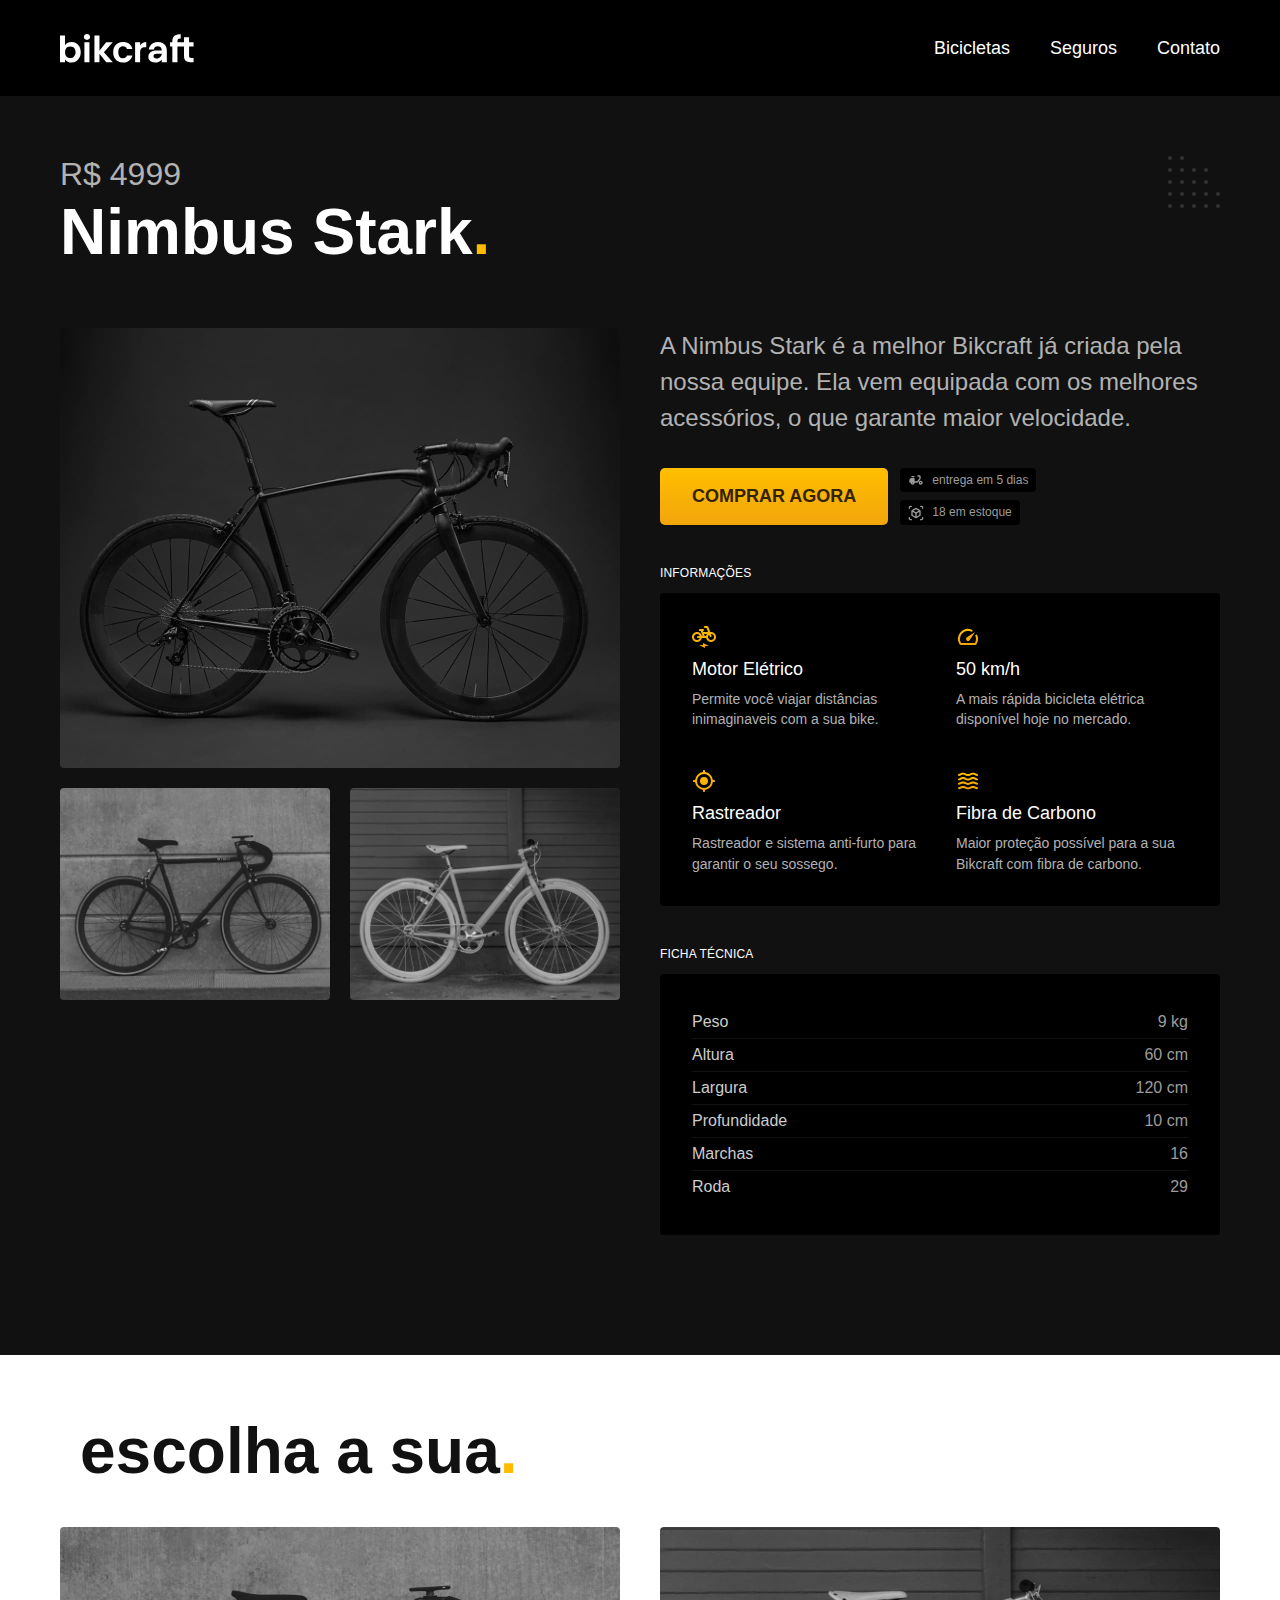
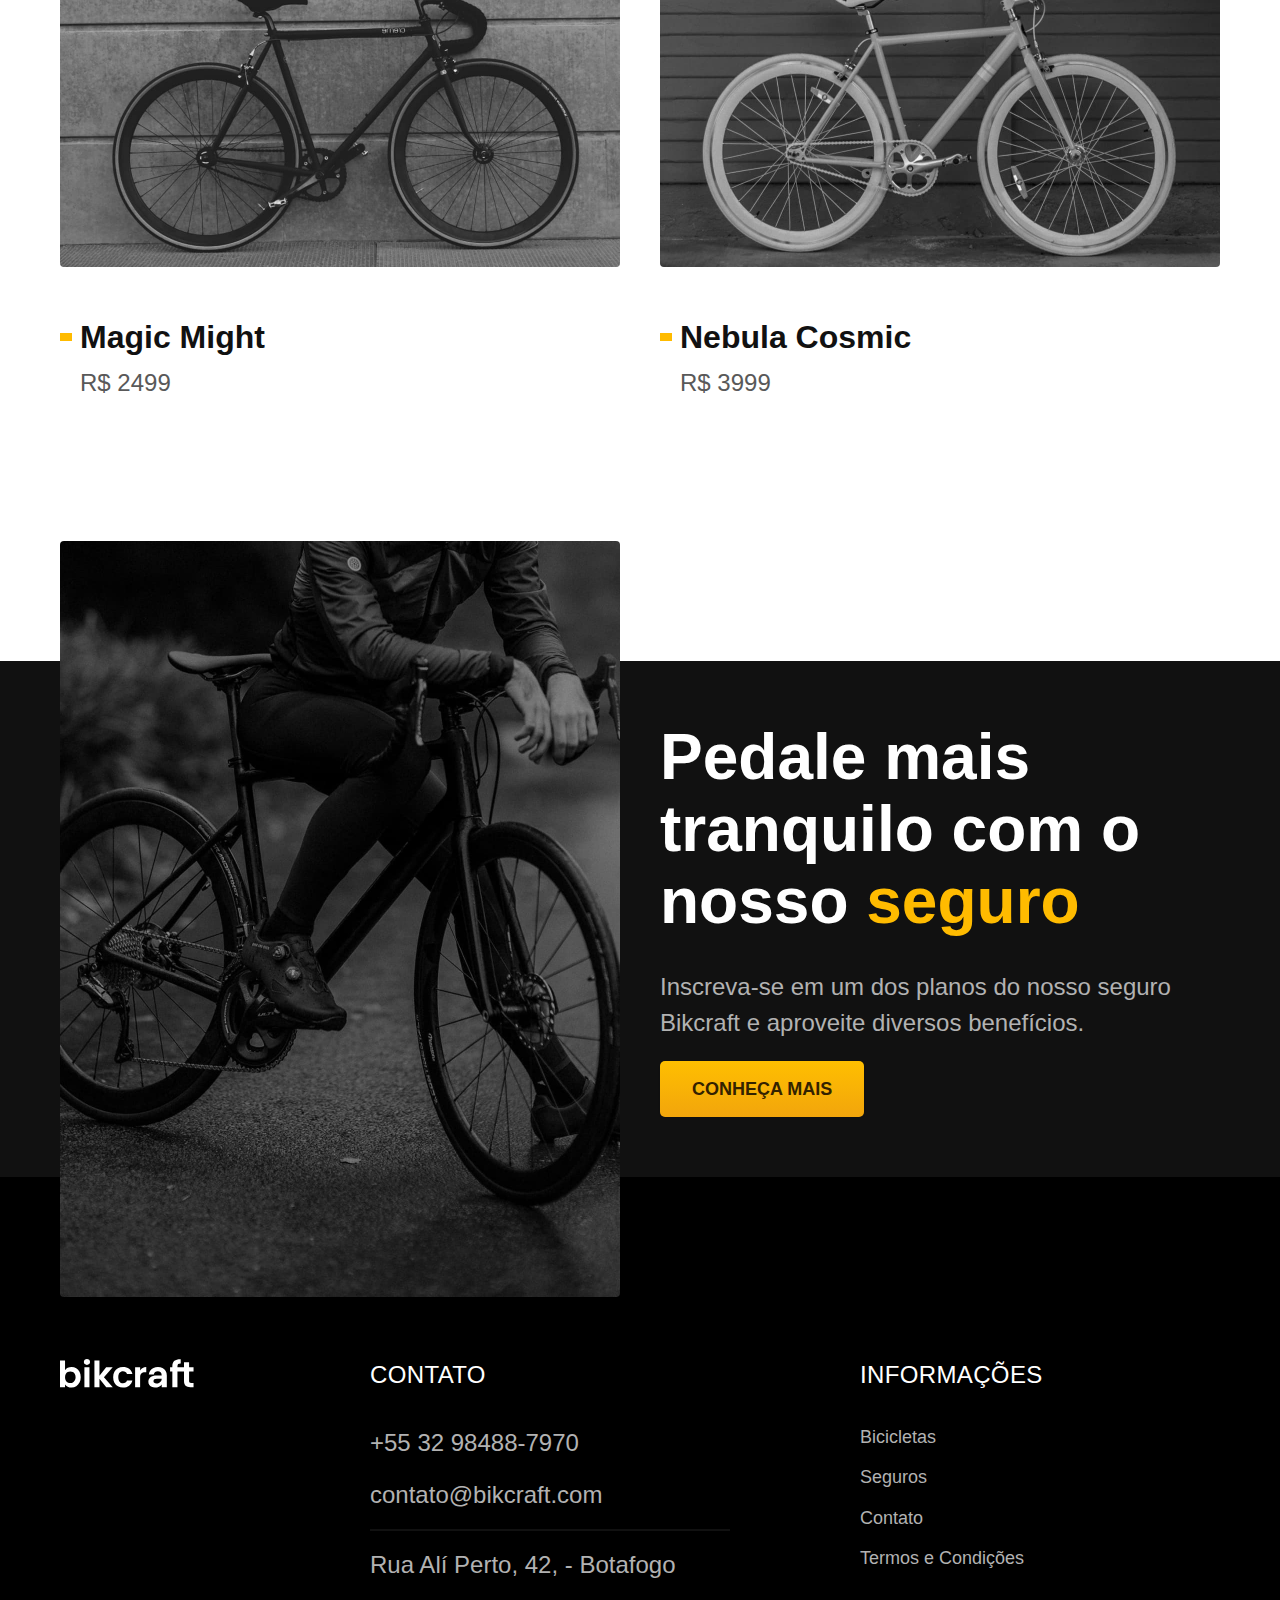
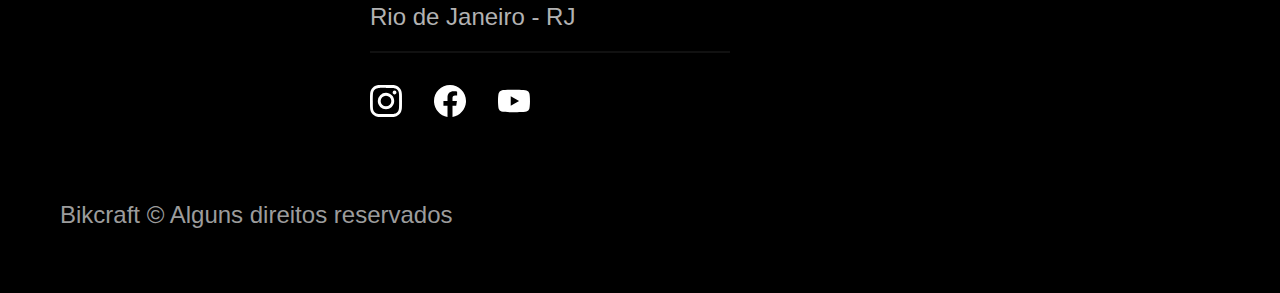
<file: bicicletas/nimbus.html>
<!DOCTYPE html>

<html lang="bt-br">
  <head>
    <meta charset="UTF-8" />
    <meta name="viewport" content="width=device-width, initial-scale=1.0" />
    <title>Nimbus Stark | Bikcraft</title>
    <meta name="description" content="Termos e condições." />
    <link rel="icon" href="../favicon.svg" type="image/sgv+xml" />
    <link rel="stylesheet" href="../css/style.min.css" />
      <script>
      document.documentElement.classList.add('js')
    </script>
  </head>
  <body id="bicicleta">
    <header class="header-bg">
      <div class="header container">
        <a href="../"><img src="../img/bikcraft.svg" alt="Bikcraft" /></a>
        <nav aria-label="primaria">
          <ul class="header-menu font-1-m cor-0">
            <li><a href="../bicicletas.html">Bicicletas</a></li>
            <li><a href="../seguros.html">Seguros</a></li>
            <li><a href="../contato.html">Contato</a></li>
          </ul>
        </nav>
      </div>
    </header>

    <main class="titulo-bg">
      <div>
        <div class="titulo container">
          <p class="font-2-xl cor-5">R$ 4999</p>
          <h1 class="font-1-xxl cor-0">
            Nimbus Stark<span class="cor-p1">.</span>
          </h1>
        </div>
      </div>

      <div class="bicicleta container">
            <div class="bicicleta-imagens">
                <img src="../img/bicicleta/nimbus1.jpg" alt="Bicicleta 1">
                <img src="../img/bicicleta/nimbus2.jpg" alt="Bicicleta 2">
                <img src="../img/bicicleta/nimbus3.jpg" alt="Bicicleta 3">
            </div>

            <div class="bicicleta-conteudo">
                <p class="font-2-l cor-5">
                    A Nimbus Stark é a melhor Bikcraft já criada pela nossa equipe. Ela vem equipada com os melhores acessórios, o que garante maior velocidade.
                </p>
                <div class="bicicleta-comprar">
                    <a class="botao" href="../orcamento.html?tipo=bikcraft&produto=nimbus">Comprar Agora</a>
                    <span class="font-1-xs cor-6"><img src="../img/icones/entrega.svg"> entrega em 5 dias</span>
                    <span class="font-1-xs cor-6"><img src="../img/icones/estoque.svg"> 18 em estoque</span>
                </div>
                <h2 class="font-1-xs cor-0">Informações</h2>
                <ul class="bicicleta-informacoes">
                    <li>
                        <img src="../img/icones/eletrica.svg" alt="">
                        <h3 class="font-1-m cor-0">Motor Elétrico</h3>
                        <p class="font-2-xs cor-5">Permite você viajar distâncias inimaginaveis com a sua bike.</p>
                    </li>
                    <li>
                        <img src="../img/icones/velocidade.svg" alt="">
                        <h3 class="font-1-m cor-0">50 km/h<h3>
                        <p class="font-2-xs cor-5">A mais rápida bicicleta elétrica disponível hoje no mercado.</p>
                    </li>
                    <li>
                        <img src="../img/icones/rastreador.svg" alt="">
                        <h3 class="font-1-m cor-0">Rastreador</h3>
                        <p class="font-2-xs cor-5">Rastreador e sistema anti-furto para garantir o seu sossego.</p>
                    </li>
                    <li>
                        <img src="../img/icones/carbono.svg" alt="">
                        <h3 class="font-1-m cor-0">Fibra de Carbono</h3>
                        <p class="font-2-xs cor-5">Maior proteção possível para a sua Bikcraft com fibra de carbono.</p>
                    </li>
                </ul>

                <h2 class="font-1-xs cor-0">Ficha Técnica</h2>
                    <ul class="bicicleta-ficha font-2-s cor-4">
                        <li>Peso<span>9 kg</span></li>
                        <li>Altura<span>60 cm</span></li>
                        <li>Largura<span>120 cm</span></li>
                        <li>Profundidade<span>10 cm</span></li>
                        <li>Marchas<span>16</span></li>
                        <li>Roda<span>29</span></li>
                    </ul>
            </div>

        



            
      </div>

    </main>

    <article class="bicicletas-lista container">
      <h2 class="font-1-xxl container">escolha a sua<span class="cor-p1">.</span></h2>

      <ul>
        <li>
          <a href="../bicicletas/magic.html">
            <img src="../img/bicicletas/magic.jpg" alt="Bicicleta preta">
            <h3 class="font-1-xl">Magic Might</h3>
            <span class="font-2-m cor-8">R$ 2499</span>
         </a>
        </li>


        <li>
          <a href="../bicicletas/nebula.html">
            <img src="../img/bicicletas/nebula.jpg" alt="Bicicleta preta">
            <h3 class="font-1-xl">Nebula Cosmic</h3>
            <span class="font-2-m cor-8">R$ 3999</span>
         </a>
        </li>
      </ul>
    </article>

    <article class="seguro-bg">
      <div class="seguro container">
        <div class="seguro-imagem">
          <img src="../img/fotos/seguros.jpg" alt="Pessoa parada em cima de uma bicicleta.">
        </div>
        <div class="seguro-conteudo">
          <h2 class="font-1-xxl cor-0">Pedale mais tranquilo com o nosso <span class="cor-p1">seguro</span></h2>
          <p class="font-2-l cor-5">Inscreva-se em um dos planos do nosso seguro Bikcraft e aproveite diversos benefícios.</p>
          <a class="botao" href="../seguros.html">Conheça Mais</a>
        </div>
      </div>
    </article>







    <footer class="footer-bg">
      <div class="footer container">
        <img src="../img/bikcraft.svg" alt="Bikcraft logomarca" />

        <div class="footer-contato">
          <h3 class="font-2-l-b cor-0">Contato</h3>
          <ul class="cor-5 font-2-m">
            <li><a href="tel:+5532984887970">+55 32 98488-7970</a></li>
            <li>
              <a href="mailto:contato@bikcraft.com">contato@bikcraft.com</a>
            </li>
            <li>Rua Alí Perto, 42, - Botafogo</li>
            <li>Rio de Janeiro - RJ</li>
          </ul>

          <div class="footer-redes">
            <a href="../">
              <img src="../img/redes/instagram.svg" alt="instagram" />
            </a>
            <a href="../">
              <img src="../img/redes/facebook.svg" alt="facebook" />
            </a>
            <a href="../">
              <img src="../img/redes/youtube.svg" alt="youtube" />
            </a>
          </div>
        </div>

        <div class="footer-informacoes">
          <h3 class="font-2-l-b cor-0">Informações</h3>
          <nav>
            <ul class="font-1-m cor-5">
              <li><a href="../bicicletas.html">Bicicletas</a></li>
              <li><a href="../seguros.html">Seguros</a></li>
              <li><a href="../contato.html">Contato</a></li>
              <li><a href="../termos.html">Termos e Condições</a></li>
            </ul>
          </nav>
        </div>

        <p class="footer-copy font-2-m cor-6">
          Bikcraft &copy; Alguns direitos reservados
        </p>
      </div>
    </footer>
      <script src="../js/script.js"></script>
  </body>
</html>
</file>
<file: css/style.min.css>
.font-1-xs{font:400 0.75rem/1.35 Poppins,sans-serif}.font-2-xs{font:400 0.875rem/1.43 Roboto,sans-serif}.font-1-s{font:400 1rem/1.5 Poppins,sans-serif}.font-2-s{font:400 1rem/1.5 Roboto,sans-serif}.font-1-m,.font-1-m-b{font:400 1.125rem/1.35 Poppins,sans-serif}.font-1-m-b{font-weight:600}.font-2-m{font:500 1.5rem/1.5 Poppins,sans-serif}.font-1-l{font:400 1.125rem/1.35 Roboto,sans-serif}.font-2-l,.font-2-l-b{font:400 1.5rem/1.5 Roboto,sans-serif}.font-2-l-b{font-weight:500;letter-spacing:.015em;text-transform:uppercase}.font-1-xl{font:600 2rem/1.25 Poppins,sans-serif}.font-2-xl{font:500 2rem/1.125 Roboto,sans-serif}.font-1-xxl{font:600 4rem/1.125 Poppins,sans-serif}@media (max-width:1200px){.font-1-xxl{font-size:3rem}.font-2-l,.font-2-l-b{font-size:1.24rem}}@media (max-width:800px){.font-1-xxl{font-size:2rem}.font-1-xl,.font-2-xl{font-size:1.5rem}}body{margin:0;font-family:Arial,Helvetica,sans-serif;color:#111}blockquote,dd,h1,h2,h3,h4,p,ul{margin:0}ul{padding:0;list-style:none}a{text-decoration:none;color:inherit}img{max-width:100%;display:block}img[src$=".jpg"]{border-radius:4px}:root{--cor-0:#fff;--cor-1:#F7F7F7;--cor-2:#EDEDED;--cor-3:#DEDEDE;--cor-4:#CCC;--cor-5:#b2b2b2;--cor-6:#9C9C9C;--cor-7:#717171;--cor-8:#595959;--cor-9:#404040;--cor-10:#2e2e2e;--cor-11:#111;--cor-12:#000;--cor-p1:#ffbb00;--cor-p2:#E4A30B;--cor-p3:#A66F00;--cor-p4:#664400;--cor-p5:#332200}.cor-0{color:var(--cor-0)}.cor-1{color:var(--cor-1)}.cor-2{color:var(--cor-2)}.cor-3{color:var(--cor-3)}.cor-4{color:var(--cor-4)}.cor-5{color:var(--cor-5)}.cor-6{color:var(--cor-6)}.cor-7{color:var(--cor-7)}.cor-8{color:var(--cor-8)}.cor-9{color:var(--cor-9)}.cor-10{color:var(--cor-10)}.cor-11{color:var(--cor-11)}.cor-12{color:var(--cor-12)}.cor-p1{color:var(--cor-p1)}.cor-p2{color:var(--cor-p2)}.cor-p3{color:var(--cor-p3)}.cor-p4{color:var(--cor-p4)}.cor-p5{color:var(--cor-p5)}.js .fadeInDown{transform:translate3d(0,-20px,0)}.js .fadeInUp{transform:translate3d(0,20px,0)}.js .fadeInRight{transform:translate3d(20px,0,0)}.js .fadeInLeft{transform:translate3d(-20px,0,0)}.js [data-anime]{opacity:0}.js .anime{opacity:1;transform:none;transition:transform .8s,opacity .8s}.header-bg{background-color:var(--cor-12)}.header{display:flex;gap:20px;flex-wrap:wrap;justify-content:space-between;align-items:center;padding-top:20px;padding-bottom:20px}.header-menu{display:flex;flex-wrap:wrap;gap:40px}.header-menu a{padding:16px 0;display:inline-block;position:relative}.header-menu a:after{content:'';display:block;height:2px;width:0;background:var(--cor-0);margin-top:4px;transition:.3s;position:absolute}.header-menu a.ativo::after,.header-menu a:hover::after{width:100%}@media (max-width:800px){.header-menu{gap:20px}.header-menu a{background:var(--cor-11);padding:12px 16px;border-radius:4px}.header-menu a:hover{background:var(--cor-10)}.header-menu a:after{display:none}}@media (max-width:600px){.header-menu{gap:12px}.header-menu a{padding:8px 12px;font-size:14px}}.footer-bg{background-color:var(--cor-12)}.footer{display:grid;grid-template-columns:3fr 5fr 4fr;gap:40px;padding-top:60px;padding-bottom:60px}.footer h3{margin-bottom:32px}.footer-contato ul{margin-bottom:32px}.footer-contato li:nth-child(even):after{content:"";display:block;max-width:360px;height:2px;background-color:var(--cor-11);margin-top:16px}.footer li{margin-bottom:16px}.footer-redes{display:flex;gap:32px}.footer a:hover{color:var(--cor-0)}.footer-copy{grid-column:1/-1;margin-top:40px}@media (max-width:800px){.footer>img{display:none}.footer{grid-template-columns:1fr 1fr}}@media (max-width:600px){.footer{grid-template-columns:1fr;gap:60px}.footer-copy{margin-top:0}}.container{max-width:1200px;padding-left:20px;padding-right:20px;margin-left:auto;margin-right:auto;box-sizing:border-box}.botao{display:inline-block;padding:16px 32px;background:linear-gradient(#ffbf00,#f2a50c);border-radius:5px;box-shadow:0 1px 2px rgba(0,0,0,.1);text-transform:uppercase;color:var(--cor-p5);font:600 1.125rem/1.35 Poppins,sans-serif;max-width:max-content;border:none;cursor:pointer}.botao:hover{background:linear-gradient(#ffb60d,#e59317)}.botao.secundario{background:var(--cor-10);color:var(--cor-2)}.botao.secundario:hover{background:var(--cor-9)}.botao.seta{display:flex;align-items:center}.botao.seta::after{content:'';display:inline-block;width:18px;height:10px;margin-left:12px;background:url("../img/icones/seta.svg");transition:transform .2s}.botao.seta:hover::after{transform:translateX(4px)}@media (max-width:600px){.botao{padding:12px 16px;font-size:1rem}}.link{display:inline-block;color:var(--cor-p1);font:500 1.5rem/1.5 Poppins,sans-serif;text-transform:uppercase}.link:after{content:'';display:block;width:100%;height:4px;background-color:currentColor}.link:hover{color:var(--cor-1)}.titulo-bg{padding-top:60px;padding-bottom:60px;background-color:var(--cor-11)}.titulo{background:url("../img/dec/top-right.svg") no-repeat top right 20px}.titulo p{margin-bottom:4px}@media (max-width:800px){.titulo-bg{padding-top:40px;padding-bottom:40px}.titulo p{font-size:1rem;text-transform:lowercase;font-weight:400}}.form{display:grid;grid-template-columns:1fr 1fr;gap:20px}.form label{display:block;font:400 1rem/1.5 Poppins,sans-serif;margin-bottom:4px}.form .col-2{grid-column:span 2}.form input[type=email],.form input[type=text],.form textarea{font:400 1rem/1.5 Roboto,sans-serif;background:var(--cor-1);border:1px solid var(--cor-2);padding:12px;border-radius:4px;width:100%;box-sizing:border-box}.form input[type=email]:focus,.form input[type=text]:focus,.form textarea:focus{outline:0;border-color:var(--cor-p1);background:var(--cor-0);box-shadow:0 0 0 2px #fea}@media (max-width:600px){.form{grid-template-columns:1fr}.form .col-2{grid-column:1}}.introducao-bg{background:var(--cor-12) url("../img/dec/bottom-left.svg") no-repeat bottom 160px left 20px;box-shadow:inset 0 -120px var(--cor-0)}.introducao{display:grid;grid-template-columns:1fr 1fr;gap:0 40px}.introducao-conteudo{align-self:end;padding-bottom:200px}.introducao img{width:100%;height:100%;object-fit:cover;border-radius:4px}.introducao h1{margin-bottom:32px}.introducao p{margin-bottom:20px}@media (max-width:800px){.introducao-bg{background:var(--cor-11);padding-top:40px;box-shadow:inset 0 -60px var(--cor-0)}.introducao{grid-template-columns:1fr;gap:32px}.introducao-conteudo{padding-bottom:0}.introducao h1{margin-bottom:16px}.introducao img{height:300px;width:100%}}.tecnologia-bg{background-color:var(--cor-11);box-shadow:inset 0 80px var(--cor-0),inset 0 -80px var(--cor-0)}.tecnologia{display:grid;grid-template-columns:1fr 1fr;gap:40px}.tecnologia-imagem img{width:100%;height:100%;object-fit:cover;object-position:left}.tecnologia-conteudo{padding-top:160px;padding-bottom:160px}.tecnologia-conteudo>span{display:block;margin-bottom:20px}.tecnologia-conteudo h2{margin-bottom:32px}.tecnologia-conteudo>p{margin-bottom:20px}.tecnologia a{margin-bottom:80px}.tecnologia-vantagens{display:flex;gap:40px}.tecnologia-vantagens h3{margin-bottom:8px;width:max-content}.tecnologia-vantagens img{width:24px;margin-bottom:8px}@media (max-width:800px){.tecnologia-bg{box-shadow:initial}.tecnologia{grid-template-columns:1fr}.tecnologia-conteudo{padding-top:60px;padding-bottom:60px}.tecnologia-imagem img{display:none}.tecnologia a{margin-bottom:60px}}@media (max-width:600px){.tecnologia-vantagens{flex-direction:column}}.parceiros{padding-top:60px;padding-bottom:120px}.parceiros h2{margin-bottom:60px}.parceiros ul{padding:0 20px;max-width:1400px;margin:0 auto;display:grid;grid-template-columns:repeat(4,1fr)}.parceiros li{display:flex;padding:32px;border-left:2px solid var(--cor-2)}.parceiros img{margin:auto}.parceiros li:first-child,.parceiros li:nth-child(5){border-left:none}.parceiros li:nth-child(n+5){border-top:2px solid var(--cor-2)}@media (max-width:800px){.parceiros{padding-bottom:60px}.parceiros h2{margin-bottom:20px}.parceiros ul{grid-template-columns:repeat(2,1fr)}.parceiros li{padding:20px}.parceiros li:nth-child(n+3){border-top:2px solid var(--cor-2)}.parceiros li:nth-child(odd){border-left:none}}.depoimento{display:grid;grid-template-columns:1fr 1fr;background:var(--cor-p1);overflow:hidden}.depoimento img{border-radius:0;width:100%;height:100%;object-fit:cover}.depoimento-conteudo{padding:40px 40px 80px 80px;align-self:end;background:url("../img/dec/bottom-right-p.svg") no-repeat bottom 40px right 40px}.depoimento-conteudo p{max-width:32ch;font-family:Merriweather,serif;font-style:italic;font-weight:900;margin-bottom:32px;position:relative}.depoimento p::after,.depoimento p::before{font-size:5rem;color:var(--cor-p2);position:absolute}.depoimento p::before{content:'“';left:-50px;top:-20px}.depoimento p::after{content:'”'}@media (min-width:1200px){.depoimento img{max-height:520px}}@media (max-width:800px){.depoimento{grid-template-columns:1fr;text-align:center}.depoimento img{max-height:200px}.depoimento-conteudo{padding:40px 20px;justify-self:center}}.bicicletas-lista{padding-top:60px;padding-bottom:120px}.bicicletas-lista h2{margin-bottom:40px}.bicicletas-lista ul{display:flex;gap:40px;padding:0 20px 20px 20px;max-width:1400px;margin:0 auto;overflow-x:auto}#bicicleta .bicicletas-lista ul{padding:0 0 20px 0}.bicicletas-lista li{min-width:280px}.bicicletas-lista a{display:block}.bicicletas-lista img{margin-bottom:50px}.bicicletas-lista h3{margin-bottom:8px;display:flex;align-items:center}.bicicletas-lista h3::before{content:'';background:var(--cor-p1);height:8px;width:12px;margin-right:8px;display:inline-block;transition:width .2s}.bicicletas-lista a:hover h3::before{width:24px}.bicicletas-lista li span{padding-left:20px}@media (max-width:800px){.bicicletas-lista{padding-bottom:60px}.bicicletas-lista ul{gap:20px}}.bicicletas-bg{background-image:linear-gradient(to right,var(--cor-0) 30%,var(--cor-11) 0)}.bicicletas{display:grid;grid-template-columns:1fr 1fr;gap:40px;padding-top:60px;padding-bottom:60px;background:url("../img/dec/top-right.svg") no-repeat top 40px right 20px}.bicicletas-imagem{display:grid}.bicicletas-imagem img{grid-area:1/1}.bicicletas-imagem span{place-self:start end;margin-top:20px;background-color:var(--cor-12);display:inline-block;padding:8px 16px 8px 8px;grid-area:1/1;border-radius:4px 0 0 4px}.bicicletas-conteudo{display:grid;grid-template-columns:1fr auto;align-content:start}.bicicletas-conteudo h2,.bicicletas-conteudo p{grid-column:1/-1}.bicicletas h2{margin-bottom:20px}.bicicletas h2:before{content:'';display:block;width:12px;height:8px;background:var(--cor-p1);margin-bottom:8px}.bicicletas p{margin-bottom:32px}.bicicletas a{place-self:end}.bicicletas li{display:flex;align-items:center;gap:8px}.bicicletas li+li{margin-top:16px}.bicicletas-conteudo img{width:24px}@media (max-width:800px){.bicicletas{grid-template-columns:1fr;gap:20px;padding-top:40px;padding-bottom:40px}.bicicletas-bg{background:var(--cor-11)}}@media (max-width:600px){.bicicletas-conteudo{grid-template-columns:1fr}.bicicletas ul{grid-template-columns:1fr 1fr;display:grid;margin-bottom:32px}.bicicletas a{place-self:start}}.bicicleta{display:grid;grid-template-columns:1fr 1fr;align-items:start;gap:40px;padding-top:60px;padding-bottom:60px}#bicicleta .titulo p{text-transform:uppercase}.bicicleta-imagens{display:flex;flex-wrap:wrap;gap:20px}.bicicleta-imagens img{flex:1;min-width:200px}.bicicleta-imagens img:first-child{min-width:100%}.bicicleta-conteudo>p{margin-bottom:32px}.bicicleta-comprar{display:grid;grid-template-columns:max-content auto;align-items:center;justify-items:start;gap:8px 12px;margin-bottom:40px}.bicicleta-comprar a{grid-row:span 2}.bicicleta-comprar span{display:flex;align-items:center;background-color:var(--cor-12);padding:4px 8px;border-radius:4px;gap:8px}.bicicleta-conteudo h2{text-transform:uppercase;letter-spacing:.015em;margin-bottom:12px}.bicicleta-ficha,.bicicleta-informacoes{padding:32px;background-color:var(--cor-12);border-radius:4px}.bicicleta-informacoes{margin-bottom:40px;display:grid;grid-template-columns:1fr 1fr;gap:32px}.bicicleta-informacoes img{width:24px;margin-bottom:8px}.bicicleta-informacoes h3{margin-bottom:8px}.bicicleta-ficha li{padding:4px 0;display:flex;justify-content:space-between;border-bottom:1px solid var(--cor-11)}.bicicleta-ficha li:last-child{border-bottom:none}.bicicleta-ficha span{color:var(--cor-6)}@media (max-width:800px){.bicicleta{grid-template-columns:1fr;padding-top:40px;padding-bottom:40px}.bicicleta-imagens{grid-row:2}}@media (max-width:400px){.bicicleta-informacoes{grid-template-columns:1fr}.bicicleta-comprar{grid-template-columns:1fr}}.seguro-bg{background:var(--cor-11);box-shadow:inset 0 120px var(--cor-0),inset 0 -120px var(--cor-12)}.seguro{display:grid;grid-template-columns:1fr 1fr;gap:40px}.seguro-imagem img{width:100%;height:100%;object-fit:cover}.seguro-conteudo{padding-top:180px;padding-bottom:180px}.seguro h2{margin-bottom:32px}.seguro p{margin-bottom:20px}@media (max-width:800px){.seguro-bg{box-shadow:inset 0 -60px var(--cor-12)}.seguro{grid-template-columns:1fr}.seguro-conteudo{grid-row:1;padding-top:40px;padding-bottom:0}}.seguros-bg{background:var(--cor-11)}.seguros{padding-top:60px;padding-bottom:60px;display:grid;gap:40px;grid-template-columns:1fr 1fr;align-items:center}#seguros .seguros{padding-top:0}.seguros h2{grid-column:1/-1}.seguros-item{background:var(--cor-12);padding:32px 32px 32px 60px;display:grid;grid-template-columns:1fr auto;border-radius:4px}.seguros-item h3{margin-bottom:40px}.seguros-item span{grid-column:2;display:block;text-align:right}.seguros-item ul{grid-column:1/-1;margin-bottom:32px}.seguros-item li{display:flex;align-items:center;position:relative}.seguros-item li+li{margin-top:20px}.seguros-item li::before{content:"";display:inline-block;width:13px;height:9px;background-image:url(../img/icones/lista.svg);position:absolute;left:-21px}.seguros-item a{grid-column:1/-1}@media (max-width:800px){.seguros{grid-template-columns:1fr}}.vantagens-bg{background:var(--cor-12)}.vantagens{padding-top:120px;padding-bottom:120px}.vantagens h2{margin-bottom:60px}.vantagens ul{display:grid;grid-template-columns:repeat(auto-fit,minmax(280px,max-content));gap:40px 80px}.vantagens h3,.vantagens img{margin-bottom:8px}@media (max-width:800px){.vantagens{padding-top:60px;padding-bottom:60px}.vantagens h2{margin-bottom:40px}.vantagens ul{gap:20px}}.perguntas{padding-top:120px;padding-bottom:120px}.perguntas h2{margin-bottom:60px}.perguntas dl>div{padding:20px;border-radius:4px}.perguntas dl>div:nth-child(odd){background-color:var(--cor-1)}.perguntas button{display:grid;grid-template-columns:auto 1fr auto;align-items:center;gap:8px;cursor:pointer;border:none;background:0 0;width:100%;text-align:left}.perguntas button::before{content:'';display:inline-block;width:12px;height:8px;background-color:var(--cor-p1)}.perguntas button::after{content:'';display:inline-block;width:14px;height:6px;background-image:url('../img/icones/seta-abrir.svg');transition:.3s}.perguntas button:hover::after,.perguntas button[aria-expanded=true]::after{transform:rotate(180deg)}.js .perguntas dd{display:none}.js .perguntas dd.ativa{display:block}.perguntas dd{padding-left:20px;padding-top:16px;max-width:80ch}@media (max-width:800px){.perguntas{padding-top:60px;padding-bottom:60px}.perguntas h2{margin-bottom:40px}}#contato{background:linear-gradient(var(--cor-11) 600px,var(--cor-1) 0)}.contato{display:grid;grid-template-columns:5fr 7fr}.contato-dados,.contato-formulario{padding:60px;box-shadow:0 1px 2px rgba(0,0,0,.1)}.contato-dados{border-radius:5px 0 0 5px;background-color:var(--cor-12);background:var(--cor-12) url("../img/dec/bottom-left.svg") no-repeat bottom 20px left 20px}.contato-formulario{border-radius:0 5px 5px 0;background:var(--cor-0) url("../img/dec/bottom-right.svg") no-repeat bottom 20px right 20px}.contato-dados h2{margin-bottom:60px}.contato-endereco{margin-bottom:32px;background:url("../img/icones/local.svg") no-repeat 0 2px;padding-left:28px}.contato-endereco p{margin-bottom:8px}.contato-meios a{display:block;max-width:max-content;margin-bottom:8px;padding-left:28px}.contato-meios a:hover{color:var(--cor-0)}.contato-meios a:first-child{background:url("../img/icones/email.svg") no-repeat 0 2px}.contato-meios a:nth-child(2){margin-bottom:32px}.contato-meios a:nth-child(3){background:url("../img/icones/telefone.svg") no-repeat 0 2px;margin-bottom:32px}.contato-redes{display:flex;gap:32px;padding-left:28px}@media (max-width:800px){.contato{grid-template-columns:1fr}.contato-dados,.contato-formulario{padding:20px}.contato-dados{border-radius:5px 5px 0 0;background:var(--cor-12)}.contato-formulario{border-radius:0 0 5px 5px}.contato-dados h2,.contato-meios a:nth-child(3){margin-bottom:32px}.contato-redes{margin-bottom:12px}}.lojas{display:grid;grid-template-columns:1fr 1fr;gap:0 40px;padding-top:120px;padding-bottom:120px}.lojas h2{margin-bottom:60px;grid-column:1/-1}.lojas img{border-radius:4px 4px 0 0}.lojas-item{border-radius:4px;background:var(--cor-0);box-shadow:0 1px 2px rgba(0,0,0,.1)}.lojas-conteudo{display:grid;grid-template-columns:1fr 1fr;gap:32px 16px;padding:32px}.lojas-conteudo h3,.lojas-tempo{grid-column:1/-1}.lojas-dados{display:grid;gap:8px;border-left:2px solid var(--cor-2);padding-left:12px}.lojas-tempo{display:flex;align-items:center;gap:8px}@media (max-width:800px){.lojas{gap:20px;padding-top:60px;padding-bottom:60px}.lojas h2{margin-bottom:32px}.lojas-conteudo{grid-template-columns:1fr}}@media (max-width:600px){.lojas{grid-template-columns:1fr}}#orcamento{background:linear-gradient(var(--cor-11) 600px,var(--cor-1) 0)}.orcamento{display:grid;grid-template-columns:5fr 7fr;padding-bottom:120px}.orcamento h2{text-transform:uppercase;position:relative;display:flex;align-items:center}.orcamento h2::before{content:'';display:inline-block;width:4px;height:8px;background-color:var(--cor-p1);position:absolute;left:-12px}.orcamento-dados,.orcamento-produto{padding:60px;box-shadow:0 1px 2px rgba(0,0,0,.1)}.orcamento-produto{border-radius:5px 0 0 5px;background:var(--cor-12) url("../img/dec/bottom-left.svg") no-repeat bottom 20px left 20px;display:grid;grid-template-columns:1fr 1fr;align-content:start;gap:20px}.orcamento-produto>*{grid-column:1/-1}.orcamento-produto>label{grid-column:initial}.orcamento-produto label{font:400 1rem/1.5 Poppins,sans-serif;cursor:pointer;color:var(--cor-4);background-color:var(--cor-10);padding:12px 16px;border-radius:4px;display:grid;grid-template-columns:auto 1fr auto;align-items:center;border:1px solid var(--cor-10)}.orcamento-produto label::before{content:'';display:inline-block;box-sizing:border-box;width:12px;height:12px;border:1px solid var(--cor-6);border-radius:50%;margin-right:8px}.orcamento-produto input:checked+label::before{border-color:var(--cor-7);box-shadow:inset 0 0 0 3px var(--cor-0),inset 0 0 0 6px var(--cor-7)}.orcamento-produto label:hover{background-color:var(--cor-9);border-color:var(--cor-9)}.orcamento-produto input:focus+label{box-shadow:0 0 0 2px var(--cor-p1);border-color:var(--cor-12)}.orcamento-produto label span{display:none}.orcamento-produto input:checked+label span{display:inline-block}.orcamento-produto input{opacity:0;position:absolute;pointer-events:none}.orcamento-produto input:checked+label{background:var(--cor-0);color:var(--cor-11)}.orcamento-dados{border-radius:0 5px 5px 0;background:var(--cor-0) url("../img/dec/bottom-right.svg") no-repeat bottom 20px right 20px}.orcamento-conteudo{display:none}.orcamento-conteudo h2,.orcamento-dados h2:nth-of-type(n+2){margin-top:20px}#bikcraft:checked~#orcamento-bikcraft,#seguro:checked~#orcamento-seguro{display:grid;gap:20px}.orcamento-detalhes{display:none;background:var(--cor-0);padding:20px;grid-template-columns:1fr 1fr;border-radius:4px;align-items:center}.orcamento-detalhes li{display:flex;align-items:center;margin-bottom:8px}.orcamento-detalhes li img{width:16px;margin-right:8px}.orcamento-produto input:checked+label+.orcamento-detalhes{display:grid}@media (max-width:1200px){.orcamento-dados,.orcamento-produto{padding:32px}}@media (max-width:800px){.orcamento{grid-template-columns:1fr}.orcamento-produto{border-radius:5px 5px 0 0;background:var(--cor-12)}.orcamento-dados{border-radius:0 0 5px 5px}}@media (max-width:400px){.orcamento-produto{grid-template-columns:1fr}}.termos{padding-top:80px;padding-bottom:80px}.termos h2{font-weight:600;margin-bottom:20px}.termos p+h2{margin-top:40px}.termos p{margin-bottom:24px;max-width:75ch}
</file>
